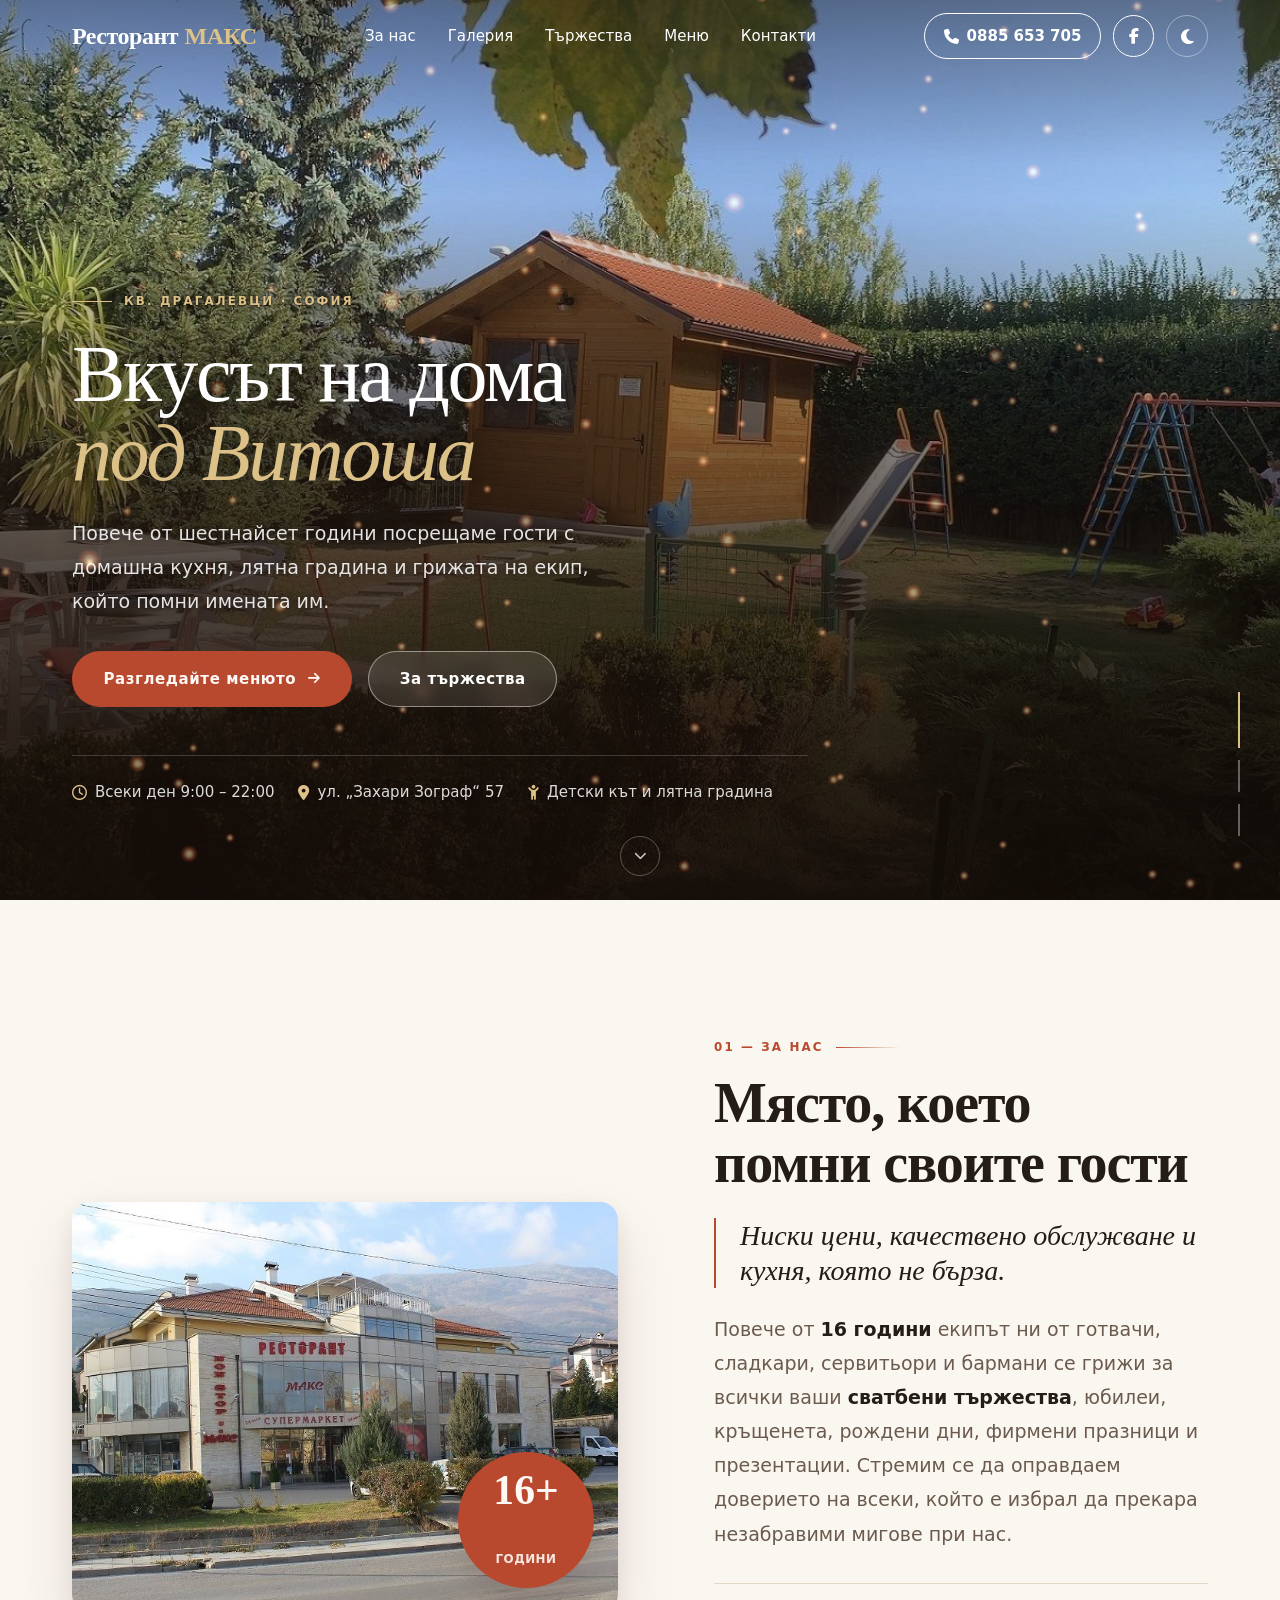
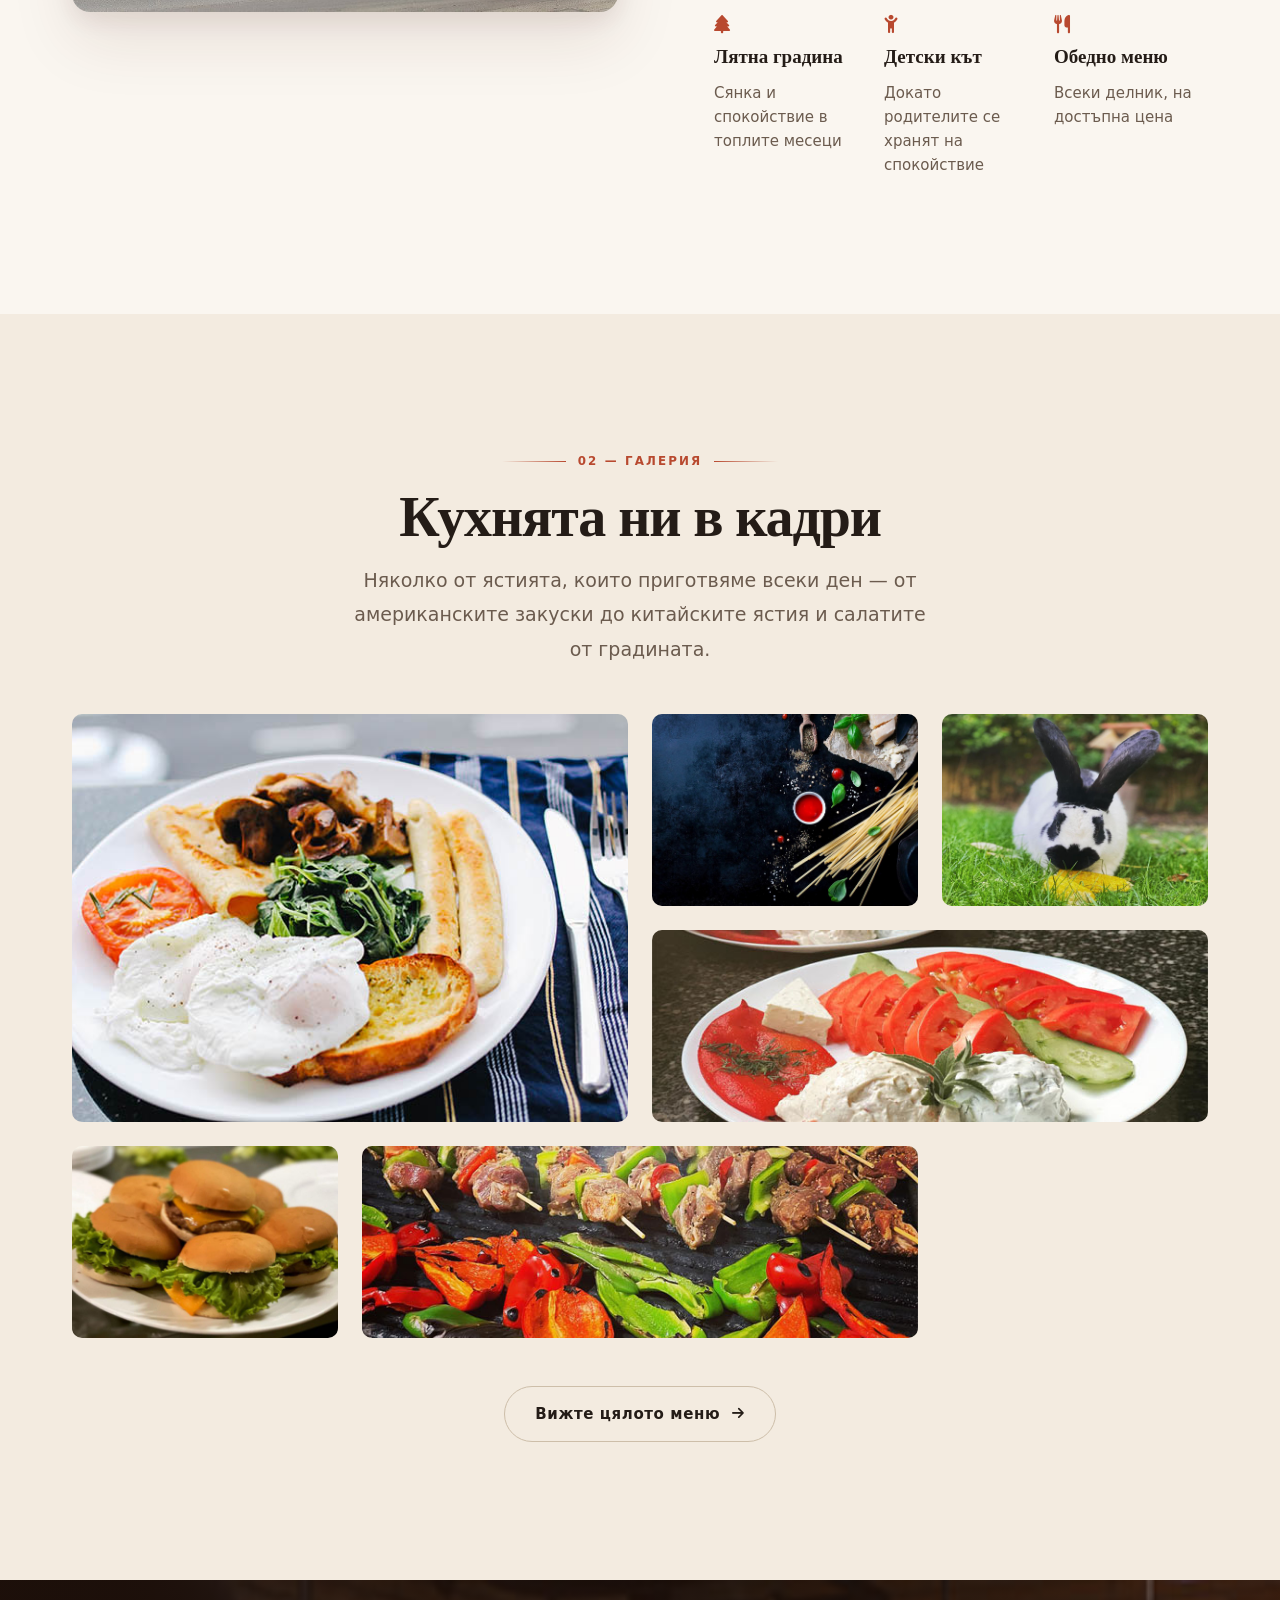
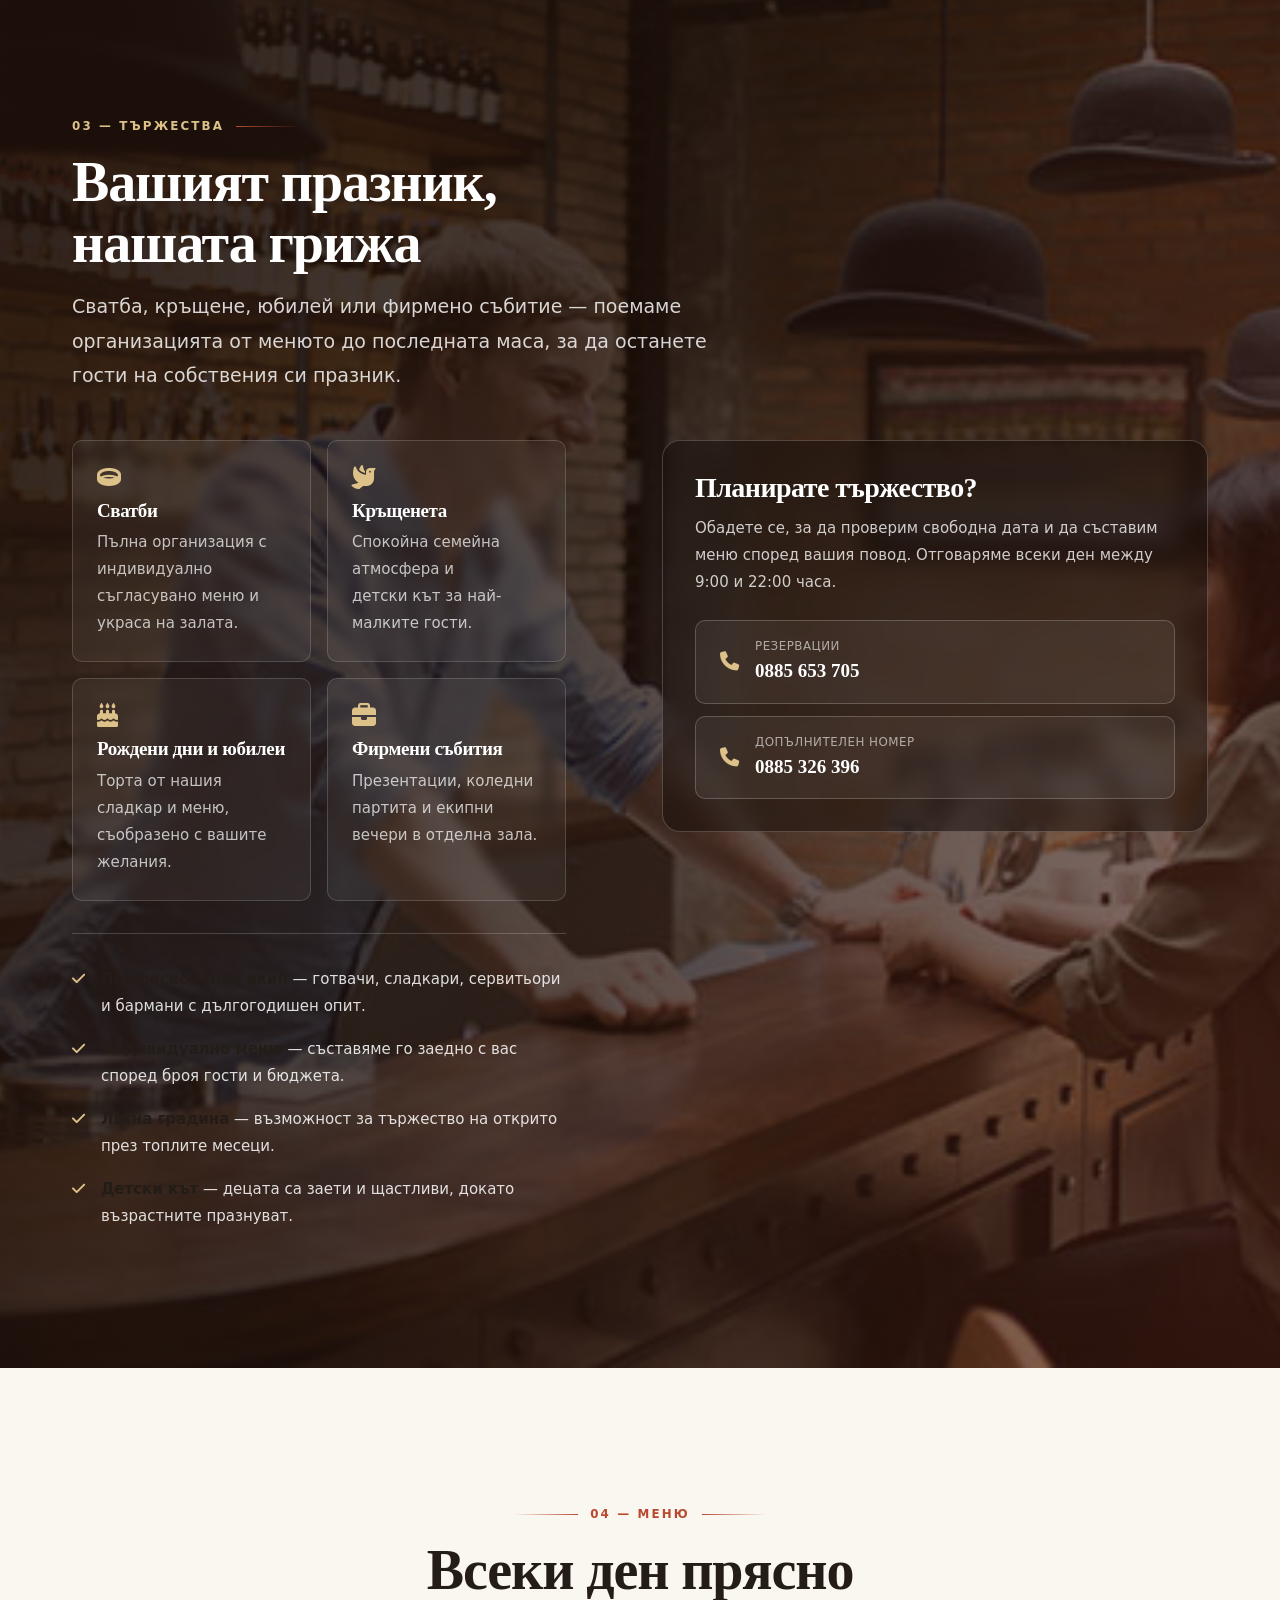
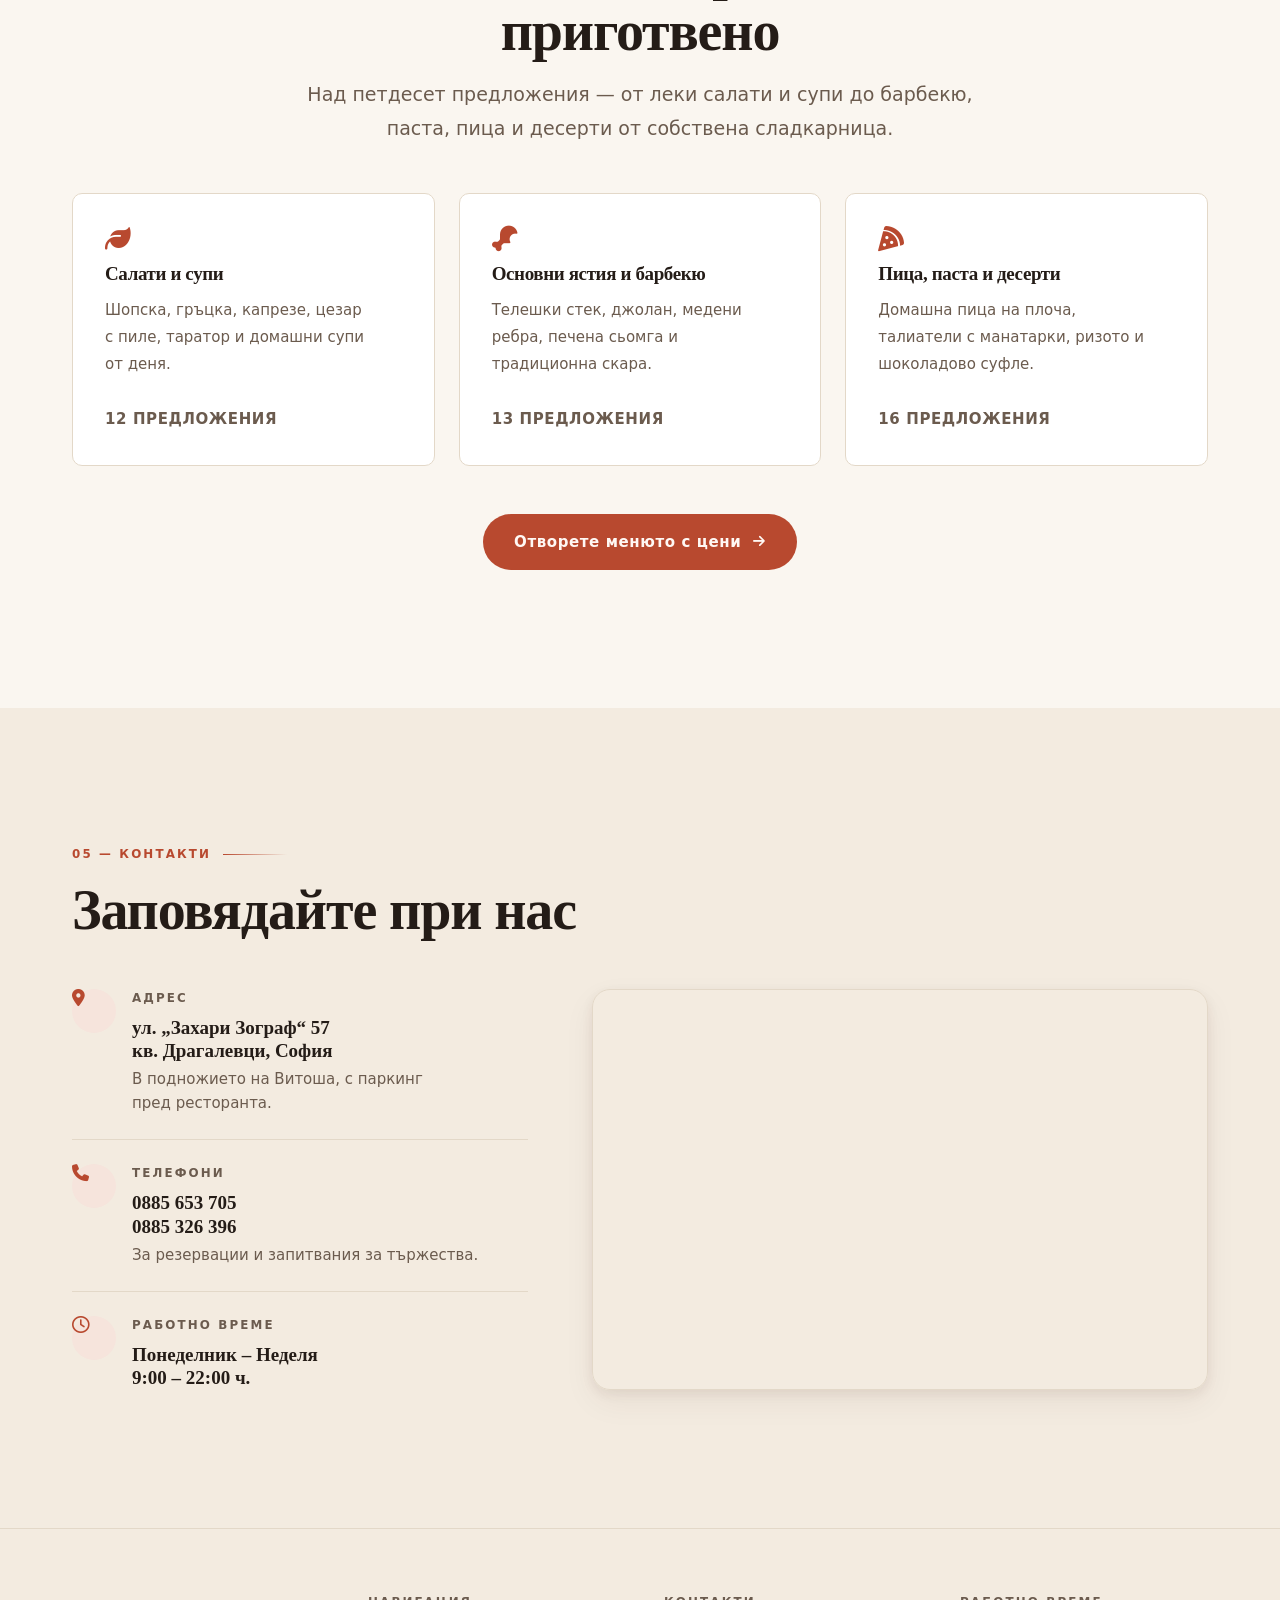
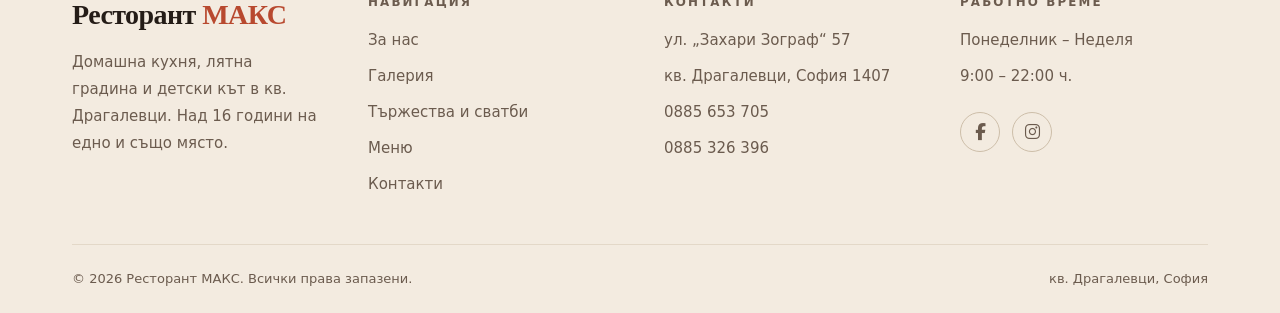
<file: index.html>
<!DOCTYPE html>
<html lang="bg">
<head>
    <meta charset="UTF-8">
    <meta name="viewport" content="width=device-width, initial-scale=1.0">
    <title>Ресторант МАКС — Драгалевци, София | Кухня, тържества и сватби</title>

    <!-- Security headers (meta-based; frame-ancestors/HSTS require real HTTP headers — see _headers) -->
    <meta http-equiv="Content-Security-Policy" content="default-src 'self'; script-src 'self' 'unsafe-inline' https://cdnjs.cloudflare.com; style-src 'self' 'unsafe-inline' https://cdnjs.cloudflare.com https://fonts.googleapis.com; font-src 'self' https://fonts.gstatic.com https://cdnjs.cloudflare.com; img-src 'self' data: https:; connect-src 'self'; frame-src https://www.google.com; object-src 'none'; base-uri 'self'; form-action 'self'; upgrade-insecure-requests;">
    <meta http-equiv="X-Content-Type-Options" content="nosniff">
    <meta name="referrer" content="strict-origin-when-cross-origin">
    <meta http-equiv="Permissions-Policy" content="geolocation=(), microphone=(), camera=(), payment=(), usb=()">

    <!-- SEO -->
    <meta name="description" content="Ресторант МАКС в кв. Драгалевци, София — домашна кухня, лятна градина и детски кът. Над 16 години организираме сватби, кръщенета, юбилеи и фирмени тържества.">
    <meta name="keywords" content="ресторант макс,драгалевци,ресторант софия,сватби драгалевци,тържества,обедно меню,лятна градина,детски кът">
    <meta name="author" content="Ресторант МАКС">
    <meta name="robots" content="index, follow">
    <link rel="canonical" href="https://restorantmaks.com/">

    <!-- Open Graph -->
    <meta property="og:site_name" content="Ресторант МАКС">
    <meta property="og:title" content="Ресторант МАКС — Драгалевци, София">
    <meta property="og:description" content="Домашна кухня, лятна градина и детски кът в кв. Драгалевци. Над 16 години организираме сватби и семейни тържества.">
    <meta property="og:type" content="restaurant">
    <meta property="og:locale" content="bg_BG">
    <meta property="og:url" content="https://restorantmaks.com/">
    <meta property="og:image" content="https://restorantmaks.com/images/slider1.jpg">
    <meta name="twitter:card" content="summary_large_image">

    <meta name="theme-color" content="#B8492F" media="(prefers-color-scheme: light)">
    <meta name="theme-color" content="#14100D" media="(prefers-color-scheme: dark)">

    <!-- Favicon -->
    <link rel="icon" href="images/favicon.ico" type="image/x-icon">

    <!-- Fonts -->
    <link rel="preconnect" href="https://fonts.googleapis.com">
    <link rel="preconnect" href="https://fonts.gstatic.com" crossorigin>
    <link href="https://fonts.googleapis.com/css2?family=Cormorant+Garamond:ital,wght@0,400;0,500;0,600;0,700;1,400;1,500&family=Manrope:wght@400;500;600;700&display=swap" rel="stylesheet">

    <!-- Icons -->
    <link rel="stylesheet" href="https://cdnjs.cloudflare.com/ajax/libs/font-awesome/6.5.1/css/all.min.css" integrity="sha512-DTOQO9RWCH3ppGqcWaEA1BIZOC6xxalwEsw9c2QQeAIftl+Vegovlnee1c9QX4TctnWMn13TZye+giMm8e2LwA==" crossorigin="anonymous" referrerpolicy="no-referrer">

    <!-- Styles -->
    <link rel="stylesheet" href="css/core.css">
    <link rel="stylesheet" href="css/home.css">

    <!-- Preload the first hero frame (LCP) — must match the leading slide below -->
    <link rel="preload" as="image" href="images/slider2.jpg" fetchpriority="high">

    <!-- Runs before first paint: applies the stored theme (no flash of the wrong
         palette) and flags engines without scroll-driven animations so the
         JS reveal fallback can take over without a flash of visible content. -->
    <script>
        (function () {
            var root = document.documentElement;
            try {
                var t = localStorage.getItem('maks-theme');
                if (t === 'dark' || t === 'light') root.dataset.theme = t;
            } catch (e) { /* private mode — fall back to system preference */ }

            if (!(window.CSS && CSS.supports && CSS.supports('animation-timeline: view()'))) {
                root.classList.add('no-sda');
            }
        })();
    </script>

    <!-- Structured data -->
    <script type="application/ld+json">
    {
      "@context": "https://schema.org",
      "@type": "Restaurant",
      "name": "Ресторант МАКС",
      "description": "Ресторант МАКС в кв. Драгалевци, София — домашна кухня, лятна градина, детски кът и организиране на тържества.",
      "image": "https://restorantmaks.com/images/slider1.jpg",
      "address": {
        "@type": "PostalAddress",
        "streetAddress": "ул. „Захари Зограф“ 57",
        "addressLocality": "Драгалевци",
        "addressRegion": "София",
        "postalCode": "1407",
        "addressCountry": "BG"
      },
      "telephone": ["+359885653705", "+359885326396"],
      "openingHoursSpecification": [{
        "@type": "OpeningHoursSpecification",
        "dayOfWeek": ["Monday", "Tuesday", "Wednesday", "Thursday", "Friday", "Saturday", "Sunday"],
        "opens": "09:00",
        "closes": "22:00"
      }],
      "priceRange": "$$",
      "servesCuisine": "Bulgarian",
      "hasMenu": "https://restorantmaks.com/menu.html",
      "acceptsReservations": "True",
      "url": "https://restorantmaks.com",
      "sameAs": [
        "https://www.facebook.com/MaksRest/",
        "https://www.instagram.com/maks.lunch.dinner.cafe/"
      ]
    }
    </script>
</head>
<body>
    <a class="skip-link" href="#main">Към съдържанието</a>

    <!-- Loader -->
    <div class="loader" id="loader">
        <div class="loader-mark">МАКС</div>
        <div class="loader-bar"></div>
    </div>
    <noscript><style>#loader { display: none !important; }</style></noscript>

    <!-- Navigation -->
    <header class="site-nav" id="siteNav">
        <div class="container nav-inner">
            <a href="#hero" class="brand">
                <span class="brand-word">Ресторант</span> <em>МАКС</em>
            </a>

            <nav aria-label="Основна навигация">
                <ul class="nav-links" id="navLinks">
                    <li><a href="#about" class="nav-link">За нас</a></li>
                    <li><a href="#gallery" class="nav-link">Галерия</a></li>
                    <li><a href="#events" class="nav-link">Тържества</a></li>
                    <li><a href="menu.html" class="nav-link">Меню</a></li>
                    <li><a href="#contact" class="nav-link">Контакти</a></li>
                </ul>
            </nav>

            <div class="nav-actions">
                <a href="tel:+359885653705" class="nav-phone">
                    <i class="fas fa-phone" aria-hidden="true"></i>
                    <span>0885 653 705</span>
                </a>

                <a href="https://www.facebook.com/MaksRest/" class="nav-social" target="_blank" rel="noopener noreferrer" aria-label="Ресторант МАКС във Facebook">
                    <i class="fab fa-facebook-f" aria-hidden="true"></i>
                </a>

                <button type="button" class="theme-toggle" id="themeToggle" aria-label="Смяна на светла/тъмна тема">
                    <i class="fas fa-moon icon-moon" aria-hidden="true"></i>
                    <i class="fas fa-sun icon-sun" aria-hidden="true"></i>
                </button>

                <button type="button" class="nav-burger" id="navBurger" aria-expanded="false" aria-controls="navLinks" aria-label="Меню за навигация">
                    <span></span><span></span><span></span>
                </button>
            </div>
        </div>
    </header>

    <main id="main">
        <!-- ============================= HERO ============================= -->
        <section class="hero" id="hero">
            <div class="hero-stage" id="heroStage" aria-hidden="true">
                <!-- slider2 leads: at 1595x847 it is the highest-resolution frame
                     we have, so the LCP image is scaled ~1.06x instead of the 1.5x
                     slider1 (1280x600) needed. --pos sets the horizontal focal
                     point; the crop is always horizontal, so the Y value is inert. -->
                <div class="hero-slide is-active" style="--pos: 45% center; background-image: url('images/slider2.jpg')"></div>
                <div class="hero-slide" style="--pos: 30% center" data-bg="images/slider1.jpg"></div>
                <div class="hero-slide" style="--pos: 40% center" data-bg="images/slider3.jpg"></div>
            </div>
            <div class="hero-scrim" aria-hidden="true"></div>
            <div class="hero-particles" id="heroParticles" aria-hidden="true"></div>

            <div class="container">
                <div class="hero-content">
                    <p class="hero-eyebrow">кв. Драгалевци · София</p>

                    <h1 class="hero-title">
                        Вкусът на дома
                        <em>под Витоша</em>
                    </h1>

                    <p class="hero-lead">
                        Повече от шестнайсет години посрещаме гости с домашна кухня,
                        лятна градина и грижата на екип, който помни имената им.
                    </p>

                    <div class="hero-actions">
                        <a href="menu.html" class="btn">
                            Разгледайте менюто
                            <i class="fas fa-arrow-right" aria-hidden="true"></i>
                        </a>
                        <a href="#events" class="btn btn--light">
                            За тържества
                        </a>
                    </div>

                    <div class="hero-meta">
                        <span class="hero-meta-item">
                            <i class="far fa-clock" aria-hidden="true"></i>
                            Всеки ден 9:00 – 22:00
                        </span>
                        <span class="hero-meta-item">
                            <i class="fas fa-location-dot" aria-hidden="true"></i>
                            ул. „Захари Зограф“ 57
                        </span>
                        <span class="hero-meta-item">
                            <i class="fas fa-child-reaching" aria-hidden="true"></i>
                            Детски кът и лятна градина
                        </span>
                    </div>
                </div>
            </div>

            <div class="hero-dots" id="heroDots" role="tablist" aria-label="Смяна на изображението"></div>

            <div class="hero-cue" id="heroCue" aria-hidden="true">
                <i class="fas fa-chevron-down"></i>
            </div>
        </section>

        <!-- ============================= ABOUT ============================= -->
        <section class="section" id="about">
            <div class="container">
                <div class="about-grid">
                    <figure class="about-figure reveal">
                        <img src="images/about-image.jpg" alt="Интериорът на ресторант МАКС" width="800" height="533" loading="lazy" decoding="async">
                        <div class="about-badge" aria-hidden="true">
                            <span class="about-badge-num">16+</span>
                            <span class="about-badge-label">години</span>
                        </div>
                    </figure>

                    <div class="reveal">
                        <p class="eyebrow">01 — За нас</p>
                        <h2>Място, което помни своите гости</h2>

                        <div class="about-body">
                            <p class="about-body-lead">
                                Ниски цени, качествено обслужване и кухня, която не бърза.
                            </p>
                            <p>
                                Повече от <strong>16 години</strong> екипът ни от готвачи, сладкари,
                                сервитьори и бармани се грижи за всички ваши <strong>сватбени тържества</strong>,
                                юбилеи, кръщенета, рождени дни, фирмени празници и презентации.
                                Стремим се да оправдаем доверието на всеки, който е избрал да
                                прекара незабравими мигове при нас.
                            </p>
                        </div>

                        <div class="about-features">
                            <div class="about-feature">
                                <i class="fas fa-tree" aria-hidden="true"></i>
                                <strong>Лятна градина</strong>
                                <span>Сянка и спокойствие в топлите месеци</span>
                            </div>
                            <div class="about-feature">
                                <i class="fas fa-child-reaching" aria-hidden="true"></i>
                                <strong>Детски кът</strong>
                                <span>Докато родителите се хранят на спокойствие</span>
                            </div>
                            <div class="about-feature">
                                <i class="fas fa-utensils" aria-hidden="true"></i>
                                <strong>Обедно меню</strong>
                                <span>Всеки делник, на достъпна цена</span>
                            </div>
                        </div>
                    </div>
                </div>
            </div>
        </section>

        <!-- ============================= GALLERY ============================= -->
        <section class="section section--tinted" id="gallery">
            <div class="container">
                <div class="section-head section-head--centered reveal">
                    <p class="eyebrow eyebrow--centered">02 — Галерия</p>
                    <h2>Кухнята ни в кадри</h2>
                    <p class="section-lead">
                        Няколко от ястията, които приготвяме всеки ден — от американските закуски
                        до китайските ястия и салатите от градината.
                    </p>
                </div>

                <div class="gallery-grid reveal">
                    <figure class="gallery-item">
                        <img src="images/menu-image1.jpg" alt="Американски закуски" width="600" height="400" loading="lazy" decoding="async">
                        <figcaption class="gallery-caption">Американски закуски</figcaption>
                    </figure>
                    <figure class="gallery-item">
                        <img src="images/menu-image2.jpg" alt="Свежи салати" width="1200" height="800" loading="lazy" decoding="async">
                        <figcaption class="gallery-caption">Салати</figcaption>
                    </figure>
                    <figure class="gallery-item">
                        <img src="images/menu-image3.jpg" alt="Китайски ястия" width="600" height="400" loading="lazy" decoding="async">
                        <figcaption class="gallery-caption">Китайски ястия</figcaption>
                    </figure>
                    <figure class="gallery-item">
                        <img src="images/menu-image4.jpg" alt="Домашни супи" width="600" height="400" loading="lazy" decoding="async">
                        <figcaption class="gallery-caption">Супи</figcaption>
                    </figure>
                    <figure class="gallery-item">
                        <img src="images/menu-image5.jpg" alt="Ястие от менюто на ресторант МАКС" width="600" height="400" loading="lazy" decoding="async">
                        <figcaption class="gallery-caption">От скарата</figcaption>
                    </figure>
                    <figure class="gallery-item">
                        <img src="images/menu-image6.jpg" alt="Ястие от менюто на ресторант МАКС" width="600" height="400" loading="lazy" decoding="async">
                        <figcaption class="gallery-caption">Специалитети</figcaption>
                    </figure>
                </div>

                <div class="gallery-cta reveal">
                    <a href="menu.html" class="btn btn--ghost">
                        Вижте цялото меню
                        <i class="fas fa-arrow-right" aria-hidden="true"></i>
                    </a>
                </div>
            </div>
        </section>

        <!-- ============================= EVENTS ============================= -->
        <section class="events" id="events">
            <div class="container">
                <div class="section-head reveal">
                    <p class="eyebrow">03 — Тържества</p>
                    <h2>Вашият празник, нашата грижа</h2>
                    <p class="section-lead">
                        Сватба, кръщене, юбилей или фирмено събитие — поемаме организацията
                        от менюто до последната маса, за да останете гости на собствения си празник.
                    </p>
                </div>

                <div class="events-grid">
                    <div class="reveal">
                        <div class="events-types">
                            <article class="event-card">
                                <i class="fas fa-ring" aria-hidden="true"></i>
                                <h3>Сватби</h3>
                                <p>Пълна организация с индивидуално съгласувано меню и украса на залата.</p>
                            </article>
                            <article class="event-card">
                                <i class="fas fa-dove" aria-hidden="true"></i>
                                <h3>Кръщенета</h3>
                                <p>Спокойна семейна атмосфера и детски кът за най-малките гости.</p>
                            </article>
                            <article class="event-card">
                                <i class="fas fa-cake-candles" aria-hidden="true"></i>
                                <h3>Рождени дни и юбилеи</h3>
                                <p>Торта от нашия сладкар и меню, съобразено с вашите желания.</p>
                            </article>
                            <article class="event-card">
                                <i class="fas fa-briefcase" aria-hidden="true"></i>
                                <h3>Фирмени събития</h3>
                                <p>Презентации, коледни партита и екипни вечери в отделна зала.</p>
                            </article>
                        </div>

                        <div class="events-includes">
                            <p class="events-include">
                                <i class="fas fa-check" aria-hidden="true"></i>
                                <span><strong>Професионален екип</strong> — готвачи, сладкари, сервитьори и бармани с дългогодишен опит.</span>
                            </p>
                            <p class="events-include">
                                <i class="fas fa-check" aria-hidden="true"></i>
                                <span><strong>Индивидуално меню</strong> — съставяме го заедно с вас според броя гости и бюджета.</span>
                            </p>
                            <p class="events-include">
                                <i class="fas fa-check" aria-hidden="true"></i>
                                <span><strong>Лятна градина</strong> — възможност за тържество на открито през топлите месеци.</span>
                            </p>
                            <p class="events-include">
                                <i class="fas fa-check" aria-hidden="true"></i>
                                <span><strong>Детски кът</strong> — децата са заети и щастливи, докато възрастните празнуват.</span>
                            </p>
                        </div>
                    </div>

                    <aside class="events-panel reveal">
                        <h3 class="events-panel-title">Планирате тържество?</h3>
                        <p class="events-panel-text">
                            Обадете се, за да проверим свободна дата и да съставим меню
                            според вашия повод. Отговаряме всеки ден между 9:00 и 22:00 часа.
                        </p>

                        <div class="events-contact">
                            <a href="tel:+359885653705" class="events-phone">
                                <i class="fas fa-phone" aria-hidden="true"></i>
                                <span>
                                    <span class="events-phone-label">Резервации</span>
                                    <span class="events-phone-num">0885 653 705</span>
                                </span>
                            </a>
                            <a href="tel:+359885326396" class="events-phone">
                                <i class="fas fa-phone" aria-hidden="true"></i>
                                <span>
                                    <span class="events-phone-label">Допълнителен номер</span>
                                    <span class="events-phone-num">0885 326 396</span>
                                </span>
                            </a>
                        </div>
                    </aside>
                </div>
            </div>
        </section>

        <!-- ============================= MENU TEASER ============================= -->
        <section class="section" id="menu-teaser">
            <div class="container">
                <div class="section-head section-head--centered reveal">
                    <p class="eyebrow eyebrow--centered">04 — Меню</p>
                    <h2>Всеки ден прясно приготвено</h2>
                    <p class="section-lead">
                        Над петдесет предложения — от леки салати и супи до барбекю,
                        паста, пица и десерти от собствена сладкарница.
                    </p>
                </div>

                <div class="teaser-grid reveal">
                    <article class="teaser-card">
                        <i class="fas fa-leaf" aria-hidden="true"></i>
                        <h3>Салати и супи</h3>
                        <p>Шопска, гръцка, капрезе, цезар с пиле, таратор и домашни супи от деня.</p>
                        <p class="teaser-count">12 предложения</p>
                    </article>
                    <article class="teaser-card">
                        <i class="fas fa-drumstick-bite" aria-hidden="true"></i>
                        <h3>Основни ястия и барбекю</h3>
                        <p>Телешки стек, джолан, медени ребра, печена сьомга и традиционна скара.</p>
                        <p class="teaser-count">13 предложения</p>
                    </article>
                    <article class="teaser-card">
                        <i class="fas fa-pizza-slice" aria-hidden="true"></i>
                        <h3>Пица, паста и десерти</h3>
                        <p>Домашна пица на плоча, талиатели с манатарки, ризото и шоколадово суфле.</p>
                        <p class="teaser-count">16 предложения</p>
                    </article>
                </div>

                <div class="gallery-cta reveal">
                    <a href="menu.html" class="btn">
                        Отворете менюто с цени
                        <i class="fas fa-arrow-right" aria-hidden="true"></i>
                    </a>
                </div>
            </div>
        </section>

        <!-- ============================= CONTACT ============================= -->
        <section class="section section--tinted" id="contact">
            <div class="container">
                <div class="section-head reveal">
                    <p class="eyebrow">05 — Контакти</p>
                    <h2>Заповядайте при нас</h2>
                </div>

                <div class="contact-grid">
                    <div class="contact-list reveal">
                        <div class="contact-item">
                            <i class="fas fa-location-dot" aria-hidden="true"></i>
                            <div>
                                <p class="contact-item-label">Адрес</p>
                                <address class="contact-item-value">
                                    ул. „Захари Зограф“ 57<br>
                                    кв. Драгалевци, София
                                </address>
                                <p class="contact-item-note">В подножието на Витоша, с паркинг пред ресторанта.</p>
                            </div>
                        </div>

                        <div class="contact-item">
                            <i class="fas fa-phone" aria-hidden="true"></i>
                            <div>
                                <p class="contact-item-label">Телефони</p>
                                <p class="contact-item-value">
                                    <a href="tel:+359885653705">0885 653 705</a><br>
                                    <a href="tel:+359885326396">0885 326 396</a>
                                </p>
                                <p class="contact-item-note">За резервации и запитвания за тържества.</p>
                            </div>
                        </div>

                        <div class="contact-item">
                            <i class="far fa-clock" aria-hidden="true"></i>
                            <div>
                                <p class="contact-item-label">Работно време</p>
                                <p class="contact-item-value">Понеделник – Неделя<br>9:00 – 22:00 ч.</p>
                            </div>
                        </div>
                    </div>

                    <div class="map-frame reveal">
                        <iframe
                            src="https://www.google.com/maps/embed?pb=!1m18!1m12!1m3!1d2744.4734002004925!2d23.321416955370182!3d42.623292950033935!2m3!1f0!2f0!3f0!3m2!1i1024!2i768!4f13.1!3m3!1m2!1s0x40aa83e5eaf78bdd%3A0x76ee33863efe5389!2z0KHRg9C_0LXRgNC80LDRgNC60LXRgiDQnNCw0LrRgQ!5e0!3m2!1sbg!2sfi!4v1591708057652!5m2!1sbg!2sfi"
                            title="Карта с местоположението на ресторант МАКС"
                            loading="lazy"
                            referrerpolicy="no-referrer-when-downgrade"
                            allowfullscreen></iframe>
                    </div>
                </div>
            </div>
        </section>
    </main>

    <!-- ============================= FOOTER ============================= -->
    <footer class="site-footer">
        <div class="container">
            <div class="footer-grid">
                <div>
                    <p class="footer-brand">Ресторант <span>МАКС</span></p>
                    <p class="footer-tagline">
                        Домашна кухня, лятна градина и детски кът в кв. Драгалевци.
                        Над 16 години на едно и също място.
                    </p>
                </div>

                <div>
                    <p class="footer-title">Навигация</p>
                    <div class="footer-list">
                        <a href="#about">За нас</a>
                        <a href="#gallery">Галерия</a>
                        <a href="#events">Тържества и сватби</a>
                        <a href="menu.html">Меню</a>
                        <a href="#contact">Контакти</a>
                    </div>
                </div>

                <div>
                    <p class="footer-title">Контакти</p>
                    <address class="footer-list">
                        <span>ул. „Захари Зограф“ 57</span>
                        <span>кв. Драгалевци, София 1407</span>
                        <a href="tel:+359885653705">0885 653 705</a>
                        <a href="tel:+359885326396">0885 326 396</a>
                    </address>
                </div>

                <div>
                    <p class="footer-title">Работно време</p>
                    <div class="footer-list">
                        <span>Понеделник – Неделя</span>
                        <span>9:00 – 22:00 ч.</span>
                    </div>

                    <div class="social-row" style="margin-top: var(--sp-5);">
                        <a href="https://www.facebook.com/MaksRest/" class="social-btn" target="_blank" rel="noopener noreferrer" aria-label="Facebook страница на ресторант МАКС">
                            <i class="fab fa-facebook-f" aria-hidden="true"></i>
                        </a>
                        <a href="https://www.instagram.com/maks.lunch.dinner.cafe/" class="social-btn" target="_blank" rel="noopener noreferrer" aria-label="Instagram профил на ресторант МАКС">
                            <i class="fab fa-instagram" aria-hidden="true"></i>
                        </a>
                    </div>
                </div>
            </div>

            <div class="footer-bottom">
                <p>© <span id="year">2026</span> Ресторант МАКС. Всички права запазени.</p>
                <p>кв. Драгалевци, София</p>
            </div>
        </div>
    </footer>

    <button type="button" class="to-top" id="toTop" aria-label="Обратно към началото">
        <i class="fas fa-arrow-up" aria-hidden="true"></i>
    </button>

    <!-- Scripts -->
    <script src="js/app.js"></script>
    <script src="js/vendor/three.min.js"></script>
    <script src="js/hero-particles.js"></script>
</body>
</html>
</file>
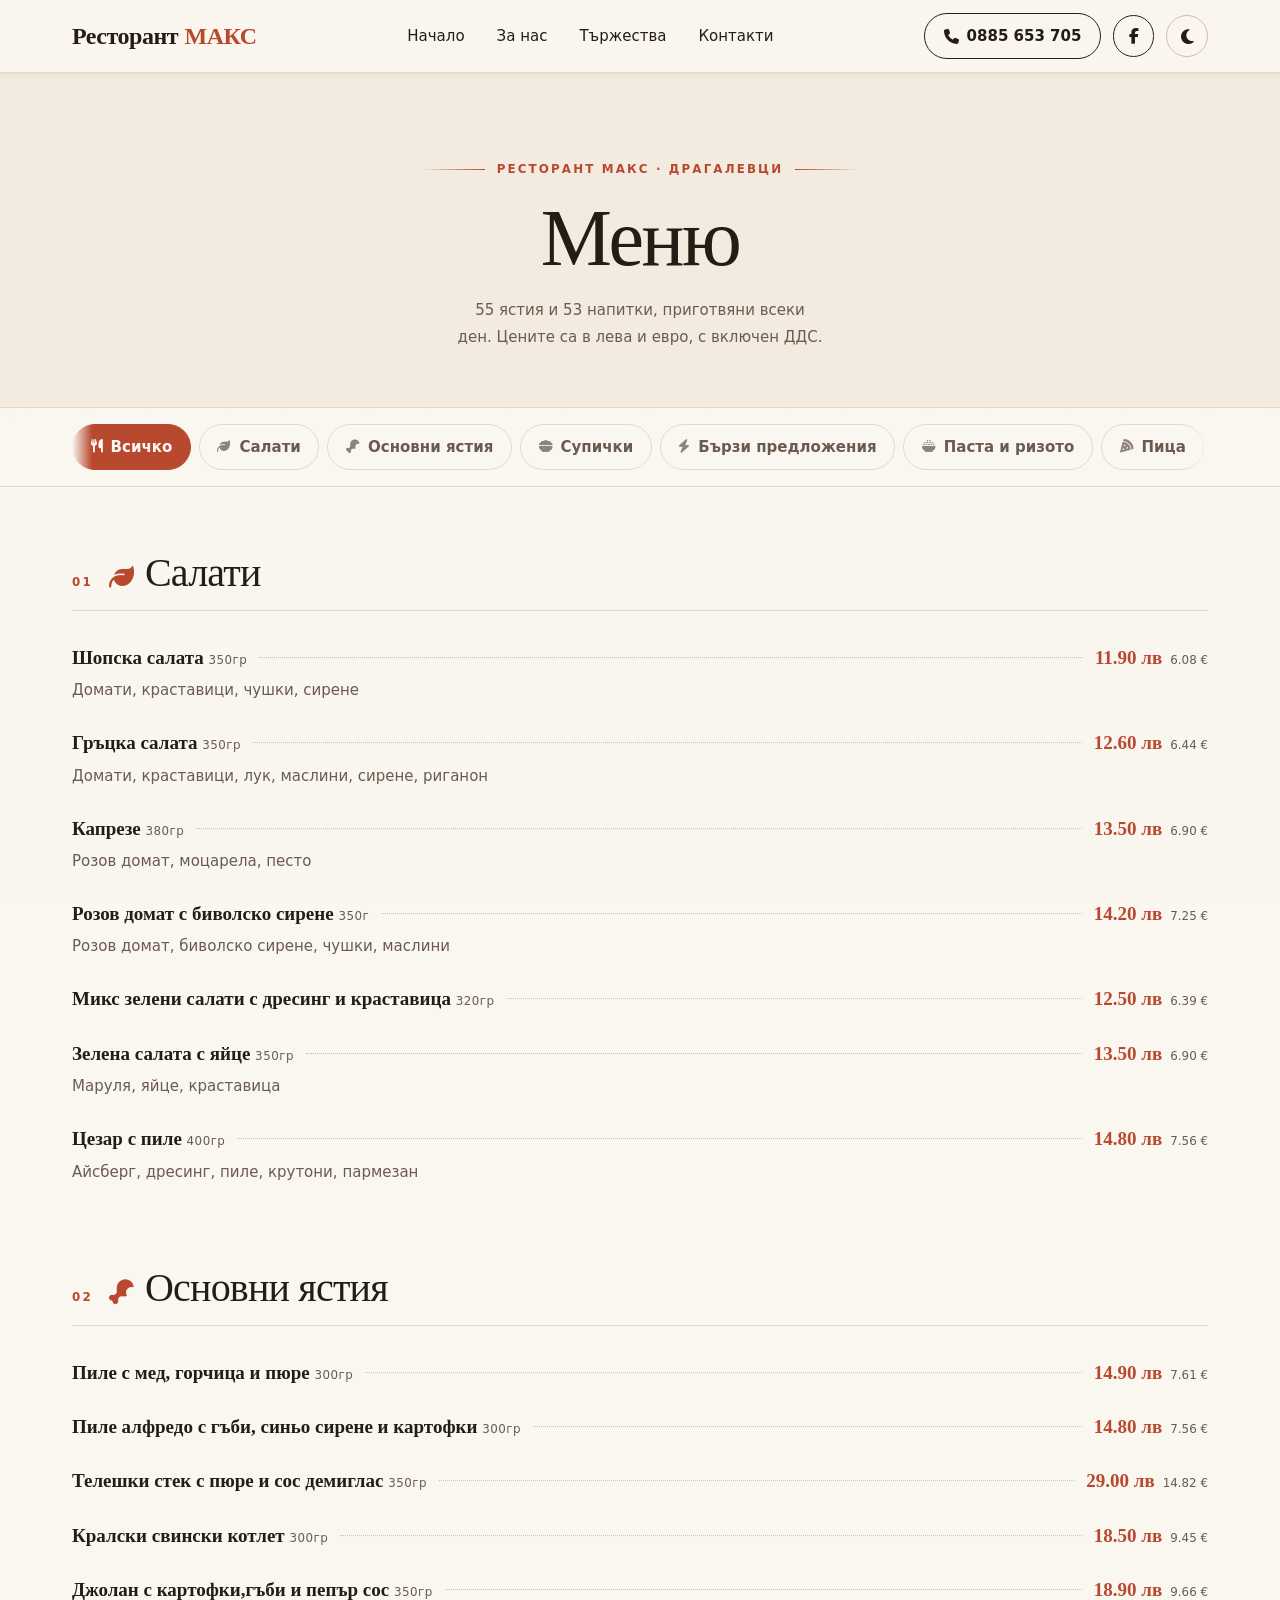
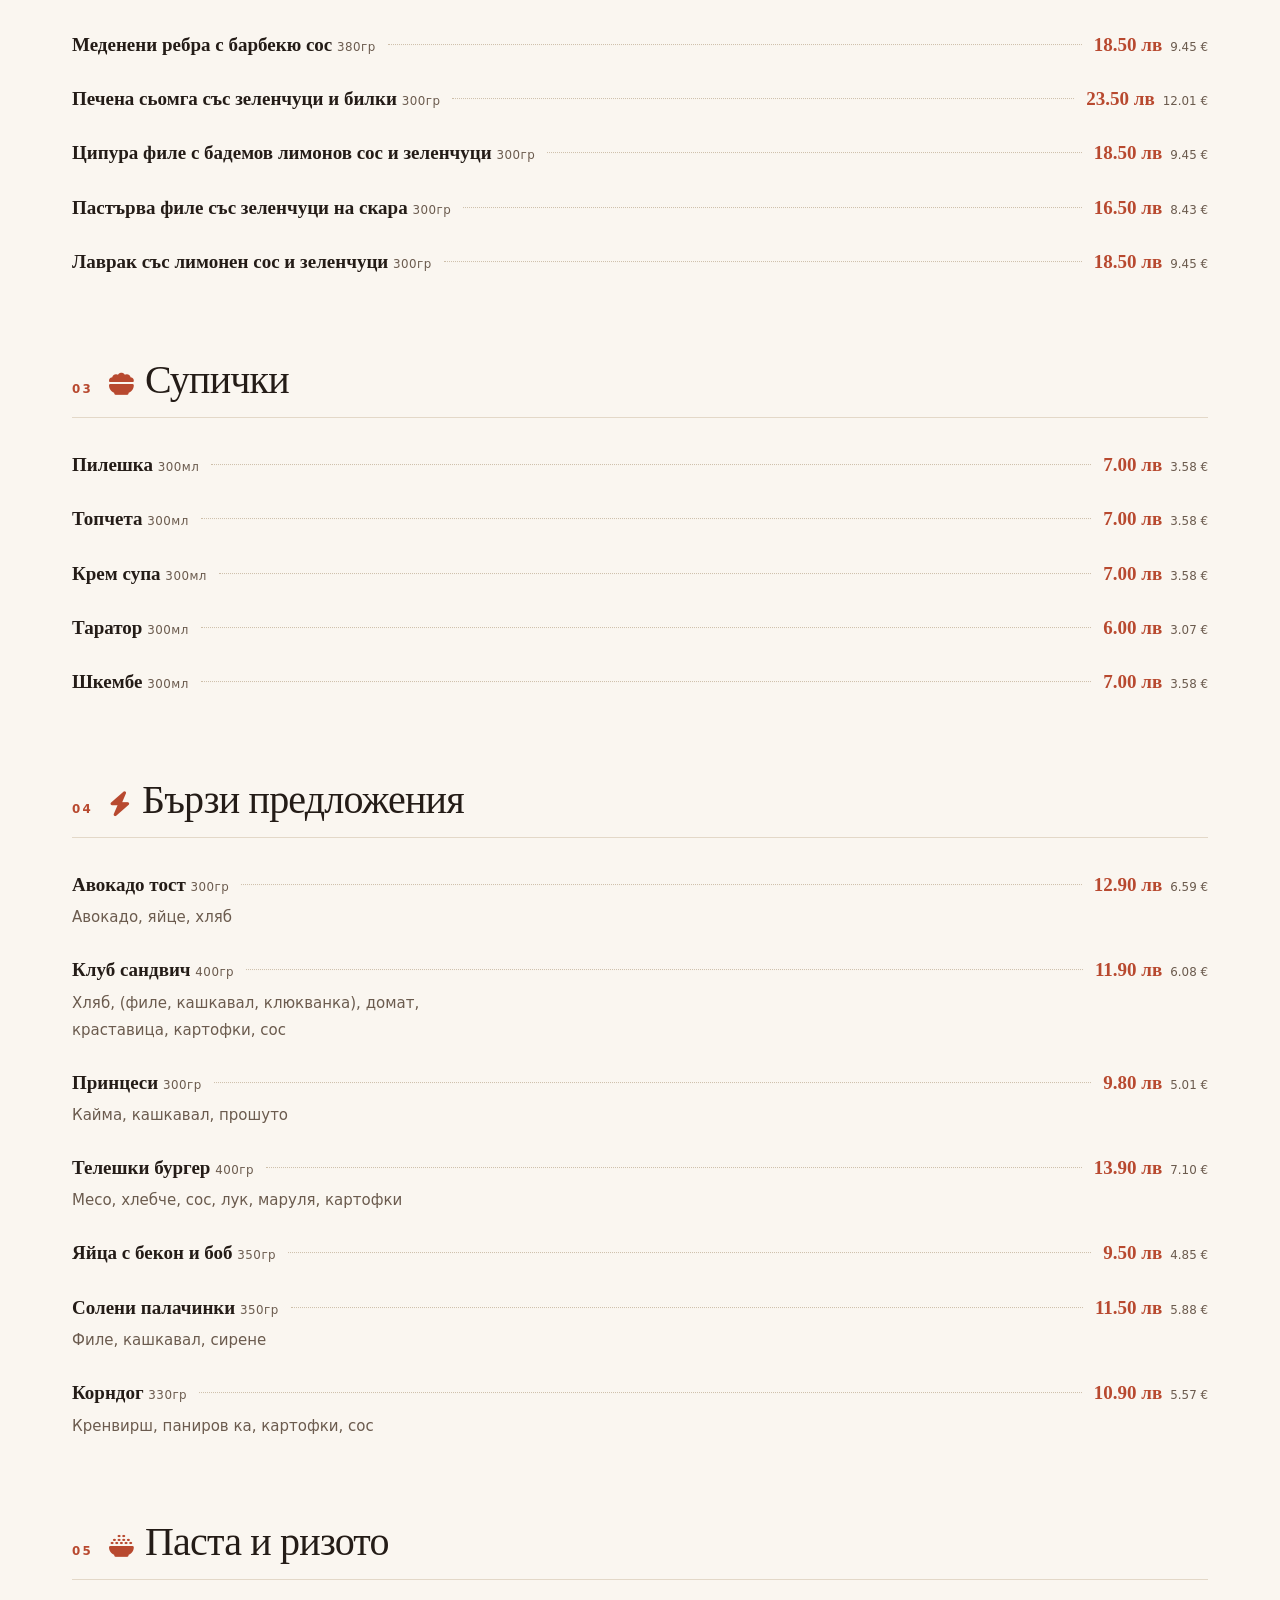
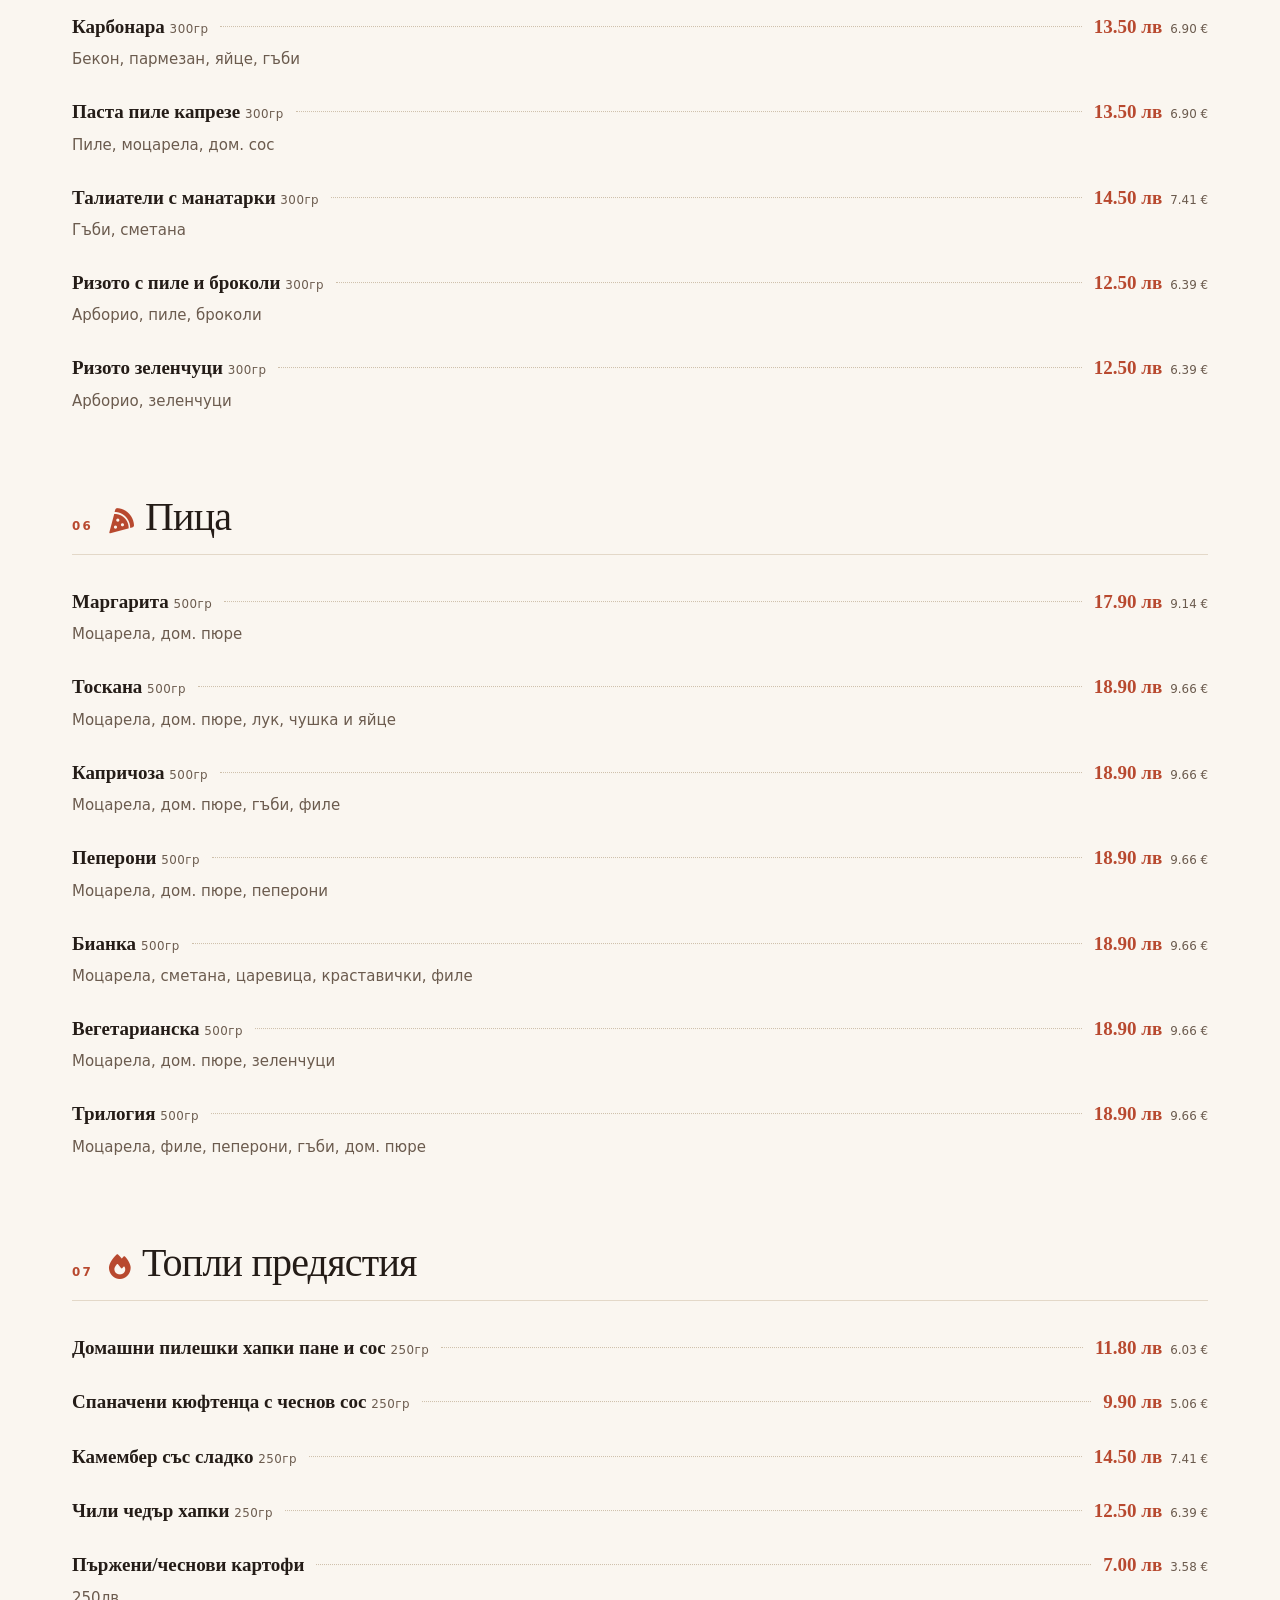
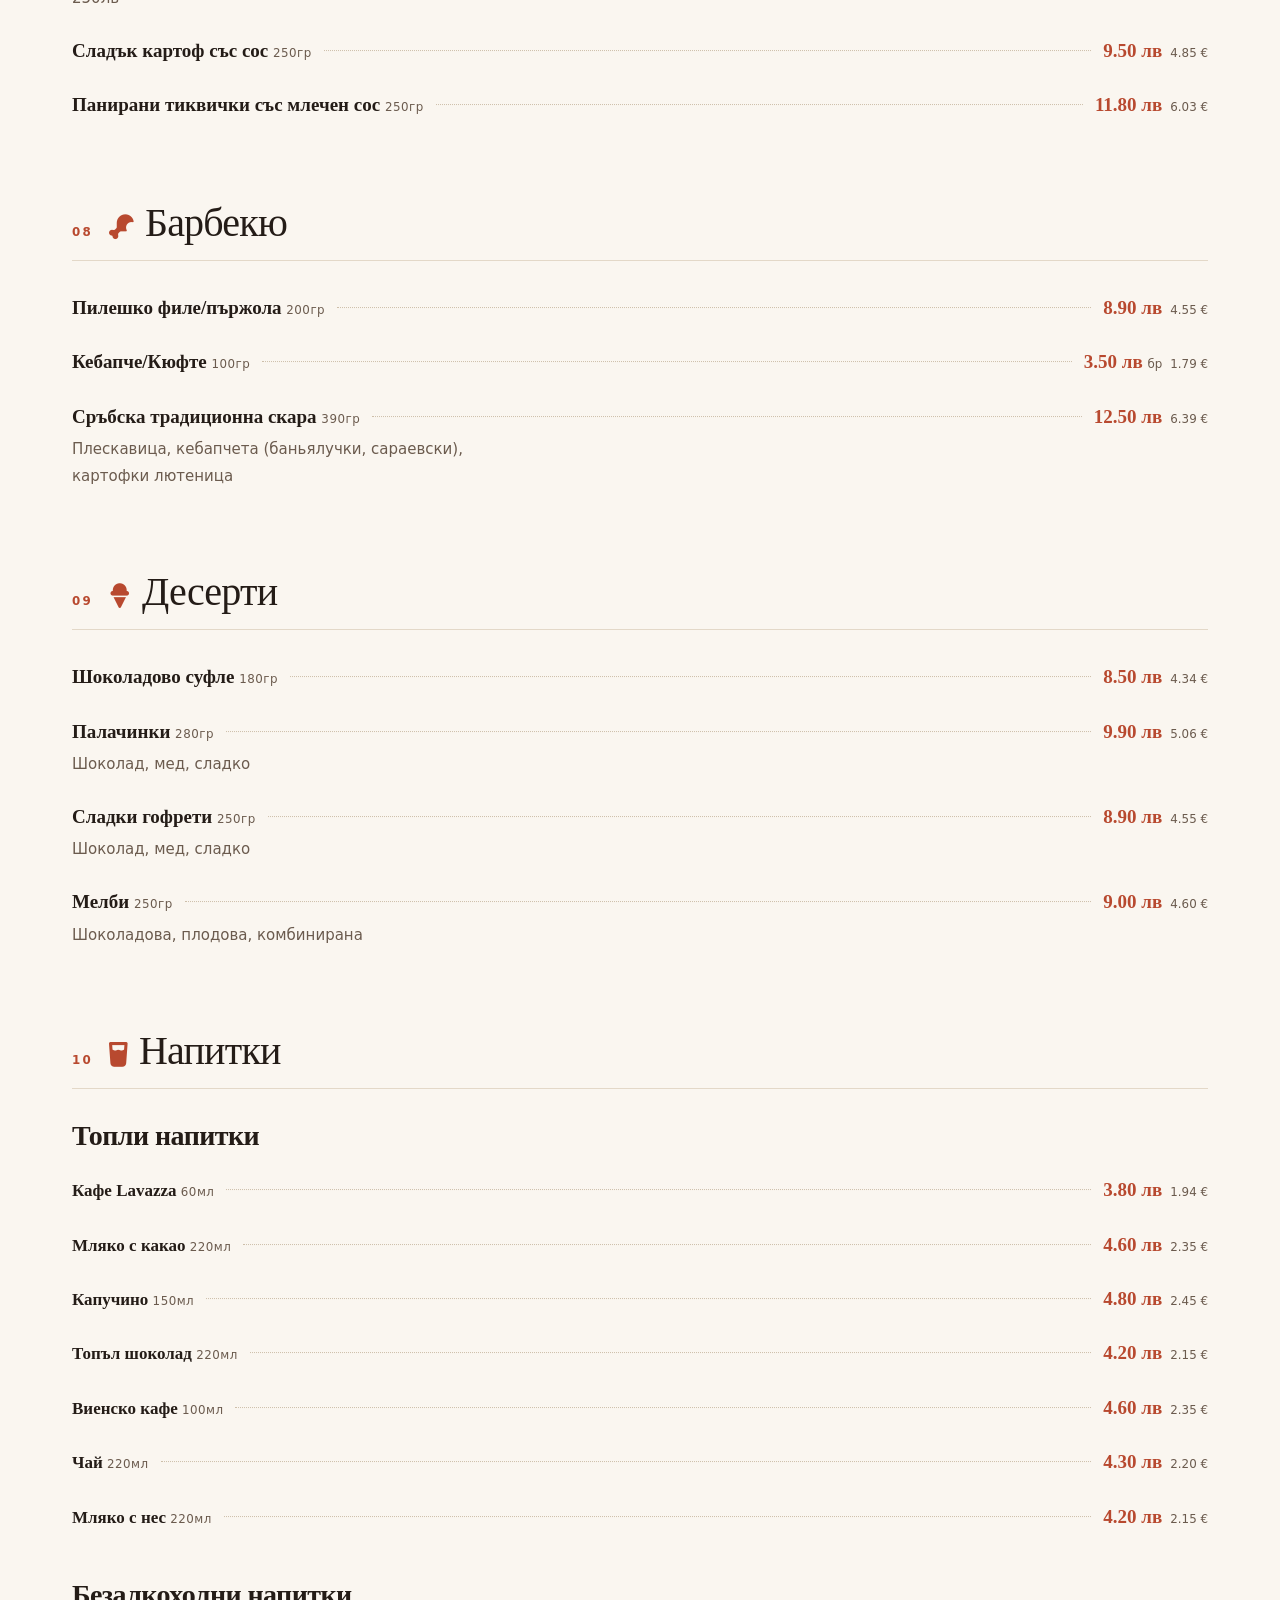
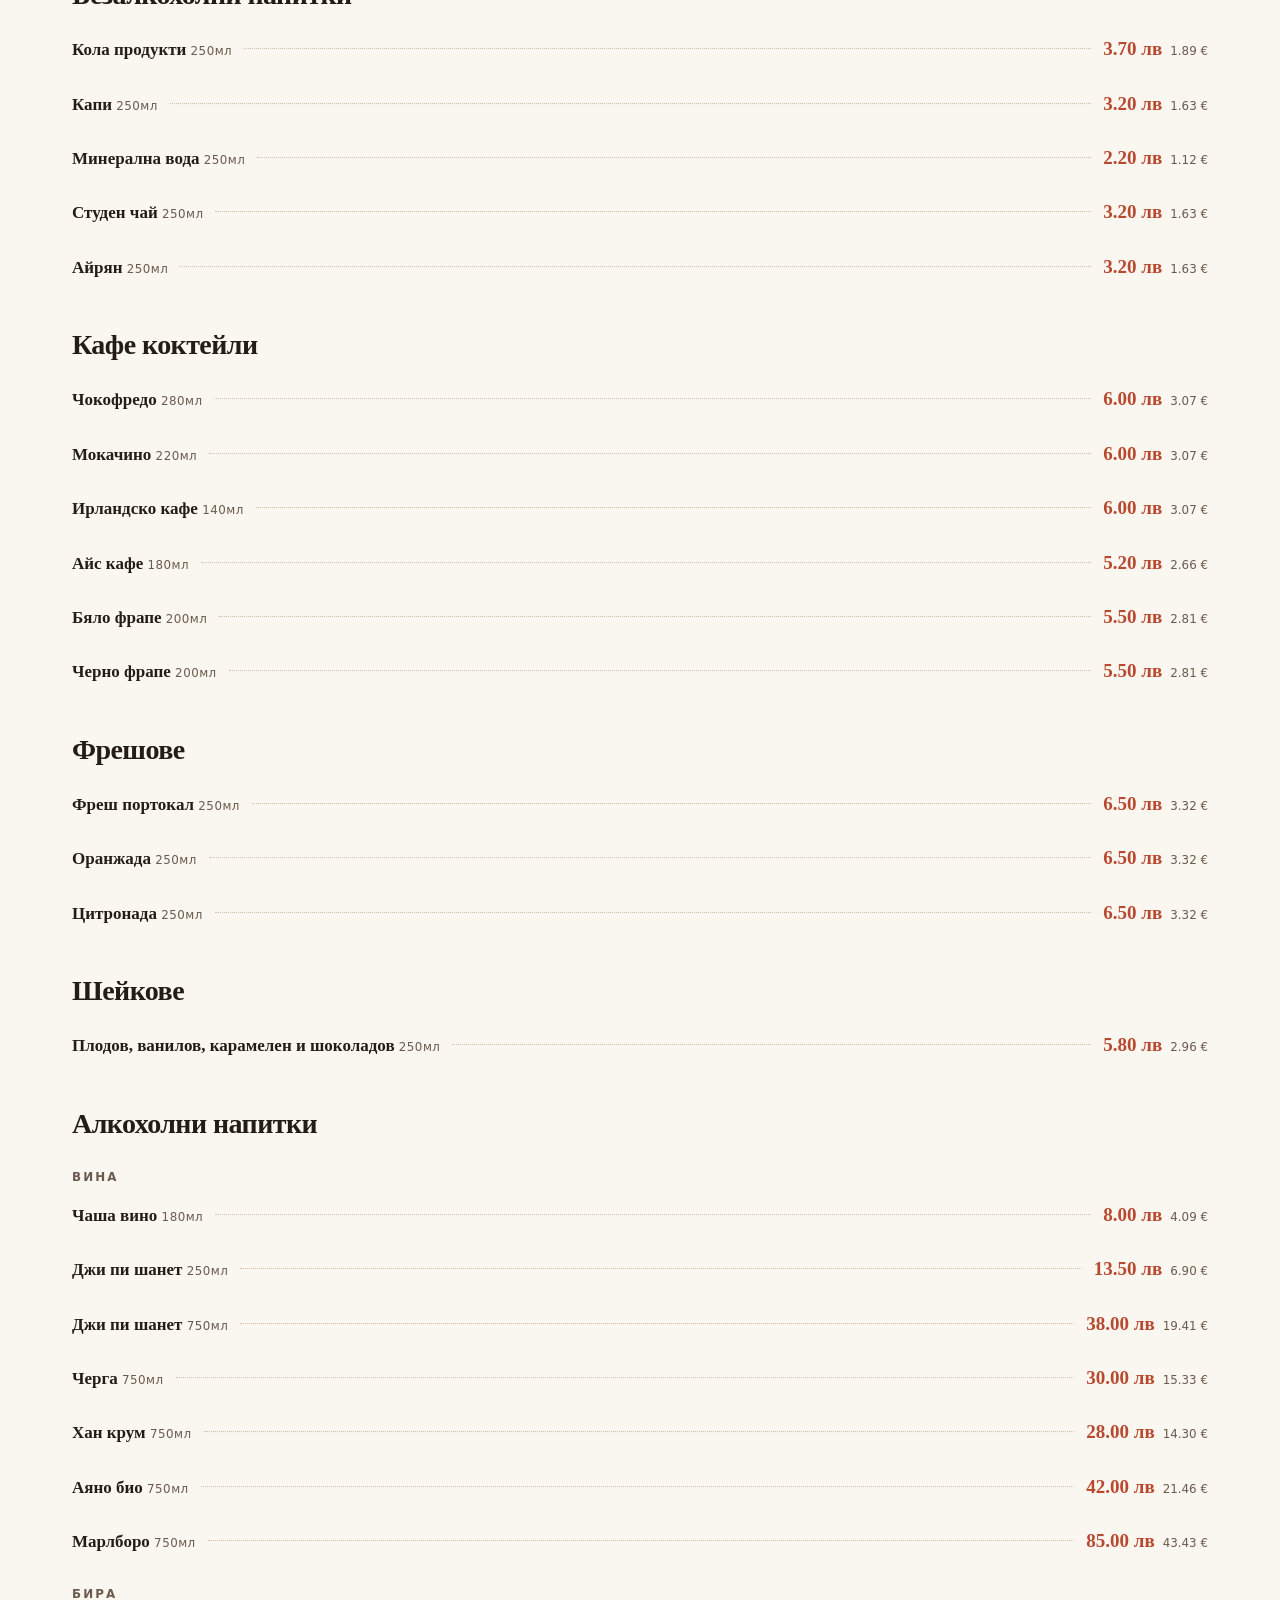
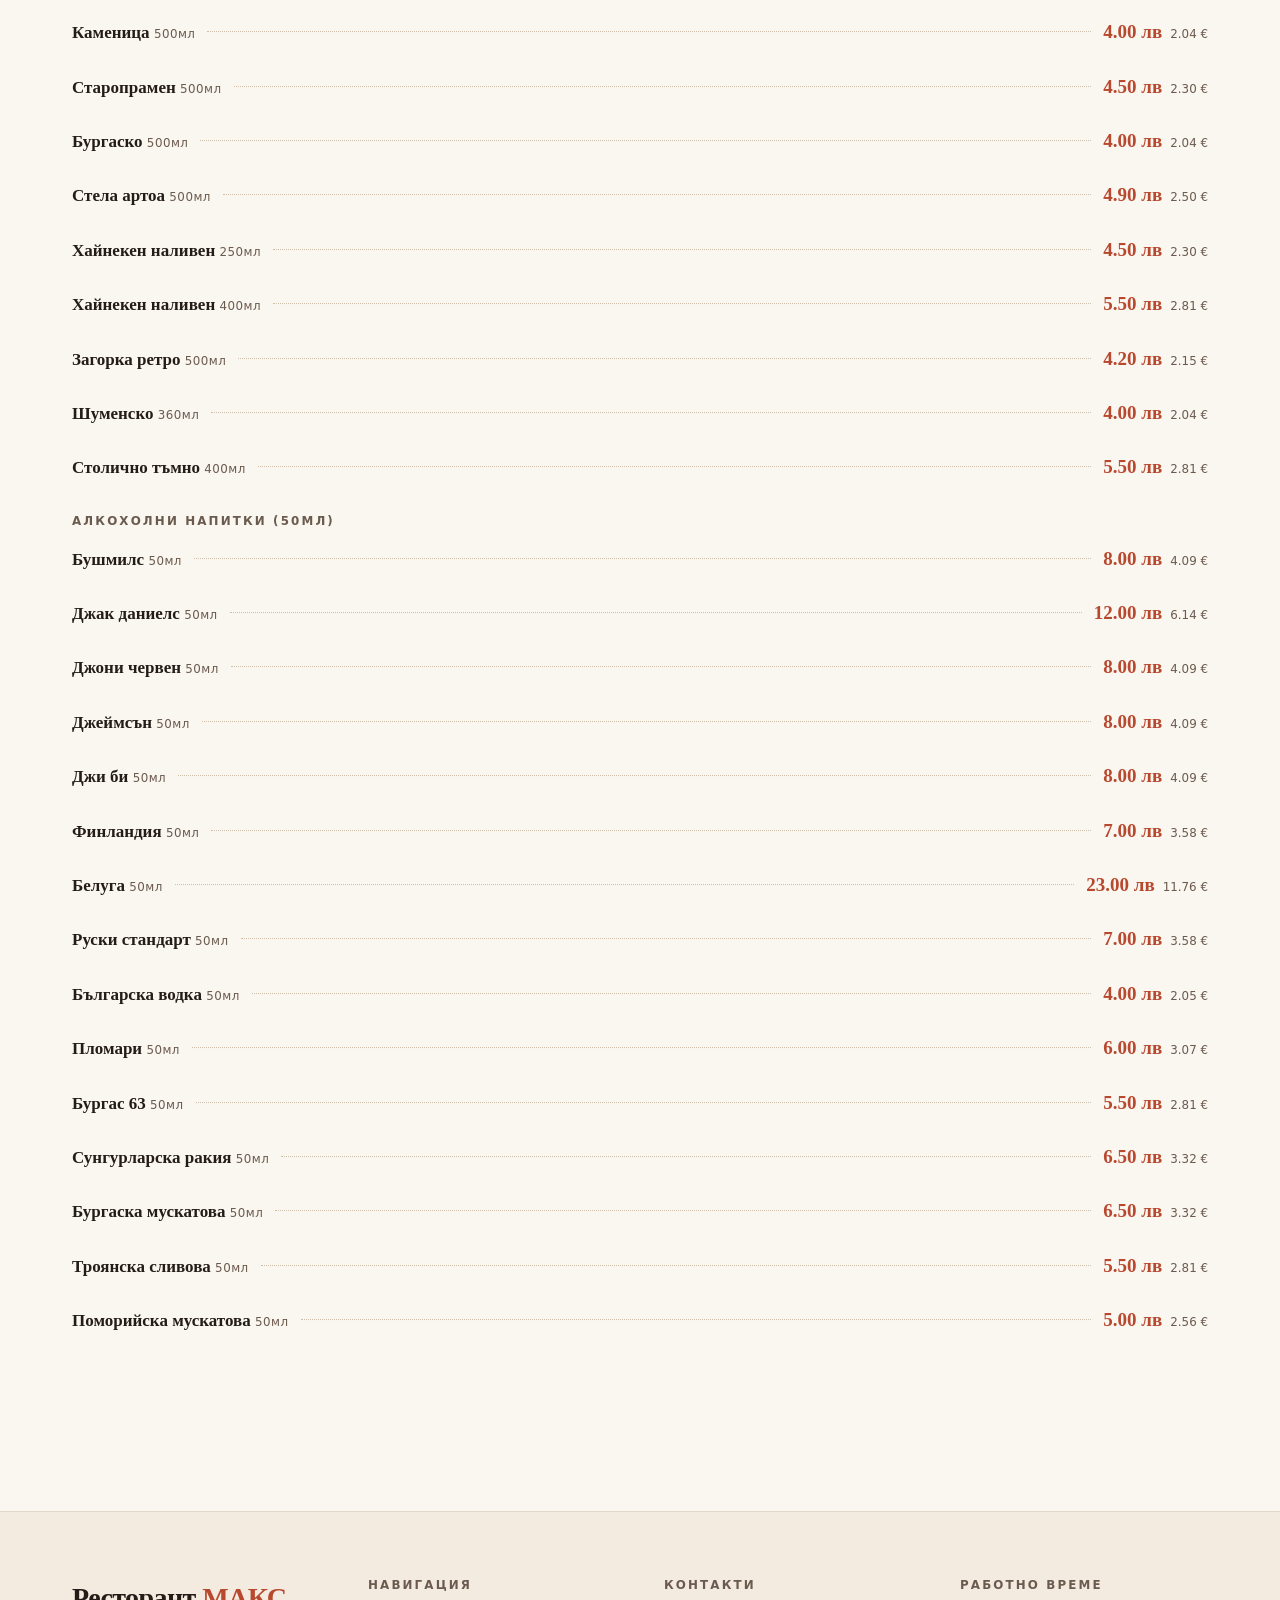
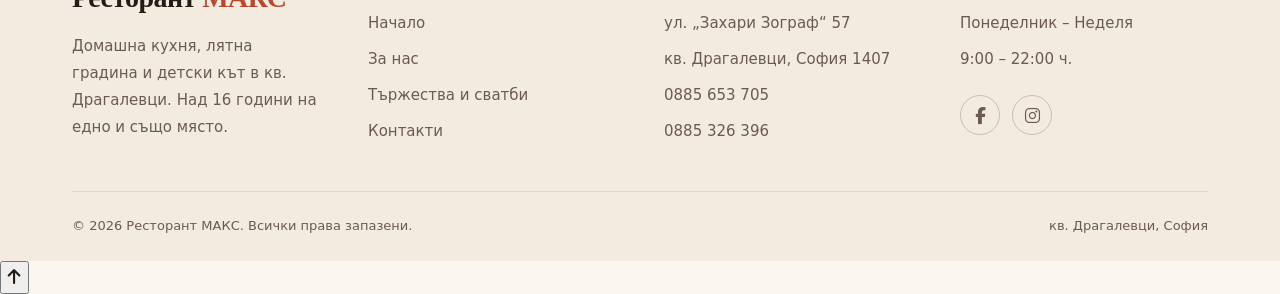
<file: menu.html>
<!DOCTYPE html>
<html lang="bg">
<head>
    <meta charset="UTF-8">
    <meta name="viewport" content="width=device-width, initial-scale=1.0">
    <title>Меню с цени — Ресторант МАКС, Драгалевци</title>

    <!-- Security headers (meta-based; see _headers for the real HTTP set) -->
    <meta http-equiv="Content-Security-Policy" content="default-src 'self'; script-src 'self' 'unsafe-inline' https://cdnjs.cloudflare.com; style-src 'self' 'unsafe-inline' https://cdnjs.cloudflare.com https://fonts.googleapis.com; font-src 'self' https://fonts.gstatic.com https://cdnjs.cloudflare.com; img-src 'self' data: https:; connect-src 'self'; object-src 'none'; base-uri 'self'; form-action 'self'; upgrade-insecure-requests;">
    <meta http-equiv="X-Content-Type-Options" content="nosniff">
    <meta name="referrer" content="strict-origin-when-cross-origin">

    <!-- SEO -->
    <meta name="description" content="Пълното меню на ресторант МАКС в кв. Драгалевци, София — 55 ястия и 53 напитки с актуални цени в лева и евро.">
    <meta name="author" content="Ресторант МАКС">
    <meta name="robots" content="index, follow">
    <link rel="canonical" href="https://restorantmaks.com/menu.html">

    <!-- Open Graph -->
    <meta property="og:site_name" content="Ресторант МАКС">
    <meta property="og:title" content="Меню с цени — Ресторант МАКС">
    <meta property="og:description" content="55 ястия и 53 напитки с актуални цени в лева и евро.">
    <meta property="og:type" content="website">
    <meta property="og:locale" content="bg_BG">
    <meta property="og:url" content="https://restorantmaks.com/menu.html">
    <meta property="og:image" content="https://restorantmaks.com/images/menu-image2.jpg">

    <meta name="theme-color" content="#B8492F" media="(prefers-color-scheme: light)">
    <meta name="theme-color" content="#14100D" media="(prefers-color-scheme: dark)">

    <link rel="icon" href="images/favicon.ico" type="image/x-icon">

    <!-- Fonts -->
    <link rel="preconnect" href="https://fonts.googleapis.com">
    <link rel="preconnect" href="https://fonts.gstatic.com" crossorigin>
    <link href="https://fonts.googleapis.com/css2?family=Cormorant+Garamond:ital,wght@0,400;0,500;0,600;0,700;1,400;1,500&family=Manrope:wght@400;500;600;700&display=swap" rel="stylesheet">

    <!-- Icons -->
    <link rel="stylesheet" href="https://cdnjs.cloudflare.com/ajax/libs/font-awesome/6.5.1/css/all.min.css" integrity="sha512-DTOQO9RWCH3ppGqcWaEA1BIZOC6xxalwEsw9c2QQeAIftl+Vegovlnee1c9QX4TctnWMn13TZye+giMm8e2LwA==" crossorigin="anonymous" referrerpolicy="no-referrer">

    <!-- Styles -->
    <link rel="stylesheet" href="css/core.css">
    <link rel="stylesheet" href="css/menu.css">

    <script>
        (function () {
            var root = document.documentElement;
            try {
                var t = localStorage.getItem('maks-theme');
                if (t === 'dark' || t === 'light') root.dataset.theme = t;
            } catch (e) { /* private mode */ }

            if (!(window.CSS && CSS.supports && CSS.supports('animation-timeline: view()'))) {
                root.classList.add('no-sda');
            }
        })();
    </script>

    <!-- Structured data -->
    <script type="application/ld+json">
    {
      "@context": "https://schema.org",
      "@type": "Menu",
      "name": "Меню на ресторант МАКС",
      "inLanguage": "bg",
      "url": "https://restorantmaks.com/menu.html",
      "hasMenuSection": [
        { "@type": "MenuSection", "name": "Салати" },
        { "@type": "MenuSection", "name": "Основни Ястия" },
        { "@type": "MenuSection", "name": "Супички" },
        { "@type": "MenuSection", "name": "Бързи Предложения" },
        { "@type": "MenuSection", "name": "Паста и Ризото" },
        { "@type": "MenuSection", "name": "Пица" },
        { "@type": "MenuSection", "name": "Топли Предястия" },
        { "@type": "MenuSection", "name": "Барбекю" },
        { "@type": "MenuSection", "name": "Десерти" },
        { "@type": "MenuSection", "name": "Напитки" }
      ]
    }
    </script>
</head>
<body class="menu-page">
    <a class="skip-link" href="#menu-main">Към менюто</a>

    <!-- Navigation -->
    <header class="site-nav is-scrolled" id="siteNav">
        <div class="container nav-inner">
            <a href="index.html" class="brand">
                <span class="brand-word">Ресторант</span> <em>МАКС</em>
            </a>

            <nav aria-label="Основна навигация">
                <ul class="nav-links" id="navLinks">
                    <li><a href="index.html" class="nav-link">Начало</a></li>
                    <li><a href="index.html#about" class="nav-link">За нас</a></li>
                    <li><a href="index.html#events" class="nav-link">Тържества</a></li>
                    <li><a href="index.html#contact" class="nav-link">Контакти</a></li>
                </ul>
            </nav>

            <div class="nav-actions">
                <a href="tel:+359885653705" class="nav-phone">
                    <i class="fas fa-phone" aria-hidden="true"></i>
                    <span>0885 653 705</span>
                </a>

                <a href="https://www.facebook.com/MaksRest/" class="nav-social" target="_blank" rel="noopener noreferrer" aria-label="Ресторант МАКС във Facebook">
                    <i class="fab fa-facebook-f" aria-hidden="true"></i>
                </a>

                <button type="button" class="theme-toggle" id="themeToggle" aria-label="Смяна на светла/тъмна тема">
                    <i class="fas fa-moon icon-moon" aria-hidden="true"></i>
                    <i class="fas fa-sun icon-sun" aria-hidden="true"></i>
                </button>

                <button type="button" class="nav-burger" id="navBurger" aria-expanded="false" aria-controls="navLinks" aria-label="Меню за навигация">
                    <span></span><span></span><span></span>
                </button>
            </div>
        </div>
    </header>

    <!-- Masthead -->
    <section class="menu-masthead">
        <div class="container">
            <p class="eyebrow eyebrow--centered">Ресторант МАКС · Драгалевци</p>
            <h1>Меню</h1>
            <p class="menu-masthead-note">
                55 ястия и 53 напитки, приготвяни всеки ден.
                Цените са в лева и евро, с включен ДДС.
            </p>
        </div>
    </section>

    <!-- Category filter -->
    <div class="menu-tabs" id="menuTabs">
        <div class="container">
            <div class="tabs-scroll" role="group" aria-label="Филтриране по категория">
                    <button type="button" class="tab" data-category="all" aria-pressed="true">
                        <i class="fas fa-utensils" aria-hidden="true"></i>
                        <span>Всичко</span>
                    </button>
                    <button type="button" class="tab" data-category="salads" aria-pressed="false">
                        <i class="fas fa-leaf" aria-hidden="true"></i>
                        <span>Салати</span>
                    </button>
                    <button type="button" class="tab" data-category="main" aria-pressed="false">
                        <i class="fas fa-drumstick-bite" aria-hidden="true"></i>
                        <span>Основни ястия</span>
                    </button>
                    <button type="button" class="tab" data-category="soups" aria-pressed="false">
                        <i class="fas fa-bowl-food" aria-hidden="true"></i>
                        <span>Супички</span>
                    </button>
                    <button type="button" class="tab" data-category="quick" aria-pressed="false">
                        <i class="fas fa-bolt" aria-hidden="true"></i>
                        <span>Бързи предложения</span>
                    </button>
                    <button type="button" class="tab" data-category="pasta" aria-pressed="false">
                        <i class="fas fa-bowl-rice" aria-hidden="true"></i>
                        <span>Паста и ризото</span>
                    </button>
                    <button type="button" class="tab" data-category="pizza" aria-pressed="false">
                        <i class="fas fa-pizza-slice" aria-hidden="true"></i>
                        <span>Пица</span>
                    </button>
                    <button type="button" class="tab" data-category="hot-appetizers" aria-pressed="false">
                        <i class="fas fa-fire" aria-hidden="true"></i>
                        <span>Топли предястия</span>
                    </button>
                    <button type="button" class="tab" data-category="bbq" aria-pressed="false">
                        <i class="fas fa-drumstick-bite" aria-hidden="true"></i>
                        <span>Барбекю</span>
                    </button>
                    <button type="button" class="tab" data-category="desserts" aria-pressed="false">
                        <i class="fas fa-ice-cream" aria-hidden="true"></i>
                        <span>Десерти</span>
                    </button>
                    <button type="button" class="tab" data-category="drinks" aria-pressed="false">
                        <i class="fas fa-glass-water" aria-hidden="true"></i>
                        <span>Напитки</span>
                    </button>
            </div>
        </div>
    </div>

    <main class="menu-main container" id="menu-main">
            <section class="menu-section reveal" data-category="salads" id="cat-salads" aria-labelledby="head-salads">
                <header class="menu-section-head">
                    <span class="menu-section-num">01</span>
                    <h2 id="head-salads"><i class="fas fa-leaf" aria-hidden="true"></i> Салати</h2>
                </header>
                <ul class="dish-list">
                    <li class="dish">
                        <div class="dish-main">
                            <h3 class="dish-name">Шопска салата <span class="dish-weight">350гр</span></h3>
                            <p class="dish-desc">Домати, краставици, чушки, сирене</p>
                        </div>
                        <span class="dish-leader" aria-hidden="true"></span>
                        <p class="dish-price"><span class="price-bgn">11.90 лв</span><span class="price-eur">6.08 €</span></p>
                    </li>
                    <li class="dish">
                        <div class="dish-main">
                            <h3 class="dish-name">Гръцка салата <span class="dish-weight">350гр</span></h3>
                            <p class="dish-desc">Домати, краставици, лук, маслини, сирене, риганон</p>
                        </div>
                        <span class="dish-leader" aria-hidden="true"></span>
                        <p class="dish-price"><span class="price-bgn">12.60 лв</span><span class="price-eur">6.44 €</span></p>
                    </li>
                    <li class="dish">
                        <div class="dish-main">
                            <h3 class="dish-name">Капрезе <span class="dish-weight">380гр</span></h3>
                            <p class="dish-desc">Розов домат, моцарела, песто</p>
                        </div>
                        <span class="dish-leader" aria-hidden="true"></span>
                        <p class="dish-price"><span class="price-bgn">13.50 лв</span><span class="price-eur">6.90 €</span></p>
                    </li>
                    <li class="dish">
                        <div class="dish-main">
                            <h3 class="dish-name">Розов домат с биволско сирене <span class="dish-weight">350г</span></h3>
                            <p class="dish-desc">Розов домат, биволско сирене, чушки, маслини</p>
                        </div>
                        <span class="dish-leader" aria-hidden="true"></span>
                        <p class="dish-price"><span class="price-bgn">14.20 лв</span><span class="price-eur">7.25 €</span></p>
                    </li>
                    <li class="dish">
                        <div class="dish-main">
                            <h3 class="dish-name">Микс зелени салати с дресинг и краставица <span class="dish-weight">320гр</span></h3>
                        </div>
                        <span class="dish-leader" aria-hidden="true"></span>
                        <p class="dish-price"><span class="price-bgn">12.50 лв</span><span class="price-eur">6.39 €</span></p>
                    </li>
                    <li class="dish">
                        <div class="dish-main">
                            <h3 class="dish-name">Зелена салата с яйце <span class="dish-weight">350гр</span></h3>
                            <p class="dish-desc">Маруля, яйце, краставица</p>
                        </div>
                        <span class="dish-leader" aria-hidden="true"></span>
                        <p class="dish-price"><span class="price-bgn">13.50 лв</span><span class="price-eur">6.90 €</span></p>
                    </li>
                    <li class="dish">
                        <div class="dish-main">
                            <h3 class="dish-name">Цезар с пиле <span class="dish-weight">400гр</span></h3>
                            <p class="dish-desc">Айсберг, дресинг, пиле, крутони, пармезан</p>
                        </div>
                        <span class="dish-leader" aria-hidden="true"></span>
                        <p class="dish-price"><span class="price-bgn">14.80 лв</span><span class="price-eur">7.56 €</span></p>
                    </li>
                </ul>
            </section>

            <section class="menu-section reveal" data-category="main" id="cat-main" aria-labelledby="head-main">
                <header class="menu-section-head">
                    <span class="menu-section-num">02</span>
                    <h2 id="head-main"><i class="fas fa-drumstick-bite" aria-hidden="true"></i> Основни ястия</h2>
                </header>
                <ul class="dish-list">
                    <li class="dish">
                        <div class="dish-main">
                            <h3 class="dish-name">Пиле с мед, горчица и пюре <span class="dish-weight">300гр</span></h3>
                        </div>
                        <span class="dish-leader" aria-hidden="true"></span>
                        <p class="dish-price"><span class="price-bgn">14.90 лв</span><span class="price-eur">7.61 €</span></p>
                    </li>
                    <li class="dish">
                        <div class="dish-main">
                            <h3 class="dish-name">Пиле алфредо с гъби, синьо сирене и картофки <span class="dish-weight">300гр</span></h3>
                        </div>
                        <span class="dish-leader" aria-hidden="true"></span>
                        <p class="dish-price"><span class="price-bgn">14.80 лв</span><span class="price-eur">7.56 €</span></p>
                    </li>
                    <li class="dish">
                        <div class="dish-main">
                            <h3 class="dish-name">Телешки стек с пюре и сос демиглас <span class="dish-weight">350гр</span></h3>
                        </div>
                        <span class="dish-leader" aria-hidden="true"></span>
                        <p class="dish-price"><span class="price-bgn">29.00 лв</span><span class="price-eur">14.82 €</span></p>
                    </li>
                    <li class="dish">
                        <div class="dish-main">
                            <h3 class="dish-name">Кралски свински котлет <span class="dish-weight">300гр</span></h3>
                        </div>
                        <span class="dish-leader" aria-hidden="true"></span>
                        <p class="dish-price"><span class="price-bgn">18.50 лв</span><span class="price-eur">9.45 €</span></p>
                    </li>
                    <li class="dish">
                        <div class="dish-main">
                            <h3 class="dish-name">Джолан с картофки,гъби и пепър сос <span class="dish-weight">350гр</span></h3>
                        </div>
                        <span class="dish-leader" aria-hidden="true"></span>
                        <p class="dish-price"><span class="price-bgn">18.90 лв</span><span class="price-eur">9.66 €</span></p>
                    </li>
                    <li class="dish">
                        <div class="dish-main">
                            <h3 class="dish-name">Меденени ребра с барбекю сос <span class="dish-weight">380гр</span></h3>
                        </div>
                        <span class="dish-leader" aria-hidden="true"></span>
                        <p class="dish-price"><span class="price-bgn">18.50 лв</span><span class="price-eur">9.45 €</span></p>
                    </li>
                    <li class="dish">
                        <div class="dish-main">
                            <h3 class="dish-name">Печена сьомга със зеленчуци и билки <span class="dish-weight">300гр</span></h3>
                        </div>
                        <span class="dish-leader" aria-hidden="true"></span>
                        <p class="dish-price"><span class="price-bgn">23.50 лв</span><span class="price-eur">12.01 €</span></p>
                    </li>
                    <li class="dish">
                        <div class="dish-main">
                            <h3 class="dish-name">Ципура филе с бадемов лимонов сос и зеленчуци <span class="dish-weight">300гр</span></h3>
                        </div>
                        <span class="dish-leader" aria-hidden="true"></span>
                        <p class="dish-price"><span class="price-bgn">18.50 лв</span><span class="price-eur">9.45 €</span></p>
                    </li>
                    <li class="dish">
                        <div class="dish-main">
                            <h3 class="dish-name">Пастърва филе със зеленчуци на скара <span class="dish-weight">300гр</span></h3>
                        </div>
                        <span class="dish-leader" aria-hidden="true"></span>
                        <p class="dish-price"><span class="price-bgn">16.50 лв</span><span class="price-eur">8.43 €</span></p>
                    </li>
                    <li class="dish">
                        <div class="dish-main">
                            <h3 class="dish-name">Лаврак със лимонен сос и зеленчуци <span class="dish-weight">300гр</span></h3>
                        </div>
                        <span class="dish-leader" aria-hidden="true"></span>
                        <p class="dish-price"><span class="price-bgn">18.50 лв</span><span class="price-eur">9.45 €</span></p>
                    </li>
                </ul>
            </section>

            <section class="menu-section reveal" data-category="soups" id="cat-soups" aria-labelledby="head-soups">
                <header class="menu-section-head">
                    <span class="menu-section-num">03</span>
                    <h2 id="head-soups"><i class="fas fa-bowl-food" aria-hidden="true"></i> Супички</h2>
                </header>
                <ul class="dish-list">
                    <li class="dish">
                        <div class="dish-main">
                            <h3 class="dish-name">Пилешка <span class="dish-weight">300мл</span></h3>
                        </div>
                        <span class="dish-leader" aria-hidden="true"></span>
                        <p class="dish-price"><span class="price-bgn">7.00 лв</span><span class="price-eur">3.58 €</span></p>
                    </li>
                    <li class="dish">
                        <div class="dish-main">
                            <h3 class="dish-name">Топчета <span class="dish-weight">300мл</span></h3>
                        </div>
                        <span class="dish-leader" aria-hidden="true"></span>
                        <p class="dish-price"><span class="price-bgn">7.00 лв</span><span class="price-eur">3.58 €</span></p>
                    </li>
                    <li class="dish">
                        <div class="dish-main">
                            <h3 class="dish-name">Крем супа <span class="dish-weight">300мл</span></h3>
                        </div>
                        <span class="dish-leader" aria-hidden="true"></span>
                        <p class="dish-price"><span class="price-bgn">7.00 лв</span><span class="price-eur">3.58 €</span></p>
                    </li>
                    <li class="dish">
                        <div class="dish-main">
                            <h3 class="dish-name">Таратор <span class="dish-weight">300мл</span></h3>
                        </div>
                        <span class="dish-leader" aria-hidden="true"></span>
                        <p class="dish-price"><span class="price-bgn">6.00 лв</span><span class="price-eur">3.07 €</span></p>
                    </li>
                    <li class="dish">
                        <div class="dish-main">
                            <h3 class="dish-name">Шкембе <span class="dish-weight">300мл</span></h3>
                        </div>
                        <span class="dish-leader" aria-hidden="true"></span>
                        <p class="dish-price"><span class="price-bgn">7.00 лв</span><span class="price-eur">3.58 €</span></p>
                    </li>
                </ul>
            </section>

            <section class="menu-section reveal" data-category="quick" id="cat-quick" aria-labelledby="head-quick">
                <header class="menu-section-head">
                    <span class="menu-section-num">04</span>
                    <h2 id="head-quick"><i class="fas fa-bolt" aria-hidden="true"></i> Бързи предложения</h2>
                </header>
                <ul class="dish-list">
                    <li class="dish">
                        <div class="dish-main">
                            <h3 class="dish-name">Авокадо тост <span class="dish-weight">300гр</span></h3>
                            <p class="dish-desc">Авокадо, яйце, хляб</p>
                        </div>
                        <span class="dish-leader" aria-hidden="true"></span>
                        <p class="dish-price"><span class="price-bgn">12.90 лв</span><span class="price-eur">6.59 €</span></p>
                    </li>
                    <li class="dish">
                        <div class="dish-main">
                            <h3 class="dish-name">Клуб сандвич <span class="dish-weight">400гр</span></h3>
                            <p class="dish-desc">Хляб, (филе, кашкавал, клюкванка), домат, краставица, картофки, сос</p>
                        </div>
                        <span class="dish-leader" aria-hidden="true"></span>
                        <p class="dish-price"><span class="price-bgn">11.90 лв</span><span class="price-eur">6.08 €</span></p>
                    </li>
                    <li class="dish">
                        <div class="dish-main">
                            <h3 class="dish-name">Принцеси <span class="dish-weight">300гр</span></h3>
                            <p class="dish-desc">Кайма, кашкавал, прошуто</p>
                        </div>
                        <span class="dish-leader" aria-hidden="true"></span>
                        <p class="dish-price"><span class="price-bgn">9.80 лв</span><span class="price-eur">5.01 €</span></p>
                    </li>
                    <li class="dish">
                        <div class="dish-main">
                            <h3 class="dish-name">Телешки бургер <span class="dish-weight">400гр</span></h3>
                            <p class="dish-desc">Месо, хлебче, сос, лук, маруля, картофки</p>
                        </div>
                        <span class="dish-leader" aria-hidden="true"></span>
                        <p class="dish-price"><span class="price-bgn">13.90 лв</span><span class="price-eur">7.10 €</span></p>
                    </li>
                    <li class="dish">
                        <div class="dish-main">
                            <h3 class="dish-name">Яйца с бекон и боб <span class="dish-weight">350гр</span></h3>
                        </div>
                        <span class="dish-leader" aria-hidden="true"></span>
                        <p class="dish-price"><span class="price-bgn">9.50 лв</span><span class="price-eur">4.85 €</span></p>
                    </li>
                    <li class="dish">
                        <div class="dish-main">
                            <h3 class="dish-name">Солени палачинки <span class="dish-weight">350гр</span></h3>
                            <p class="dish-desc">Филе, кашкавал, сирене</p>
                        </div>
                        <span class="dish-leader" aria-hidden="true"></span>
                        <p class="dish-price"><span class="price-bgn">11.50 лв</span><span class="price-eur">5.88 €</span></p>
                    </li>
                    <li class="dish">
                        <div class="dish-main">
                            <h3 class="dish-name">Корндог <span class="dish-weight">330гр</span></h3>
                            <p class="dish-desc">Кренвирш, паниров ка, картофки, сос</p>
                        </div>
                        <span class="dish-leader" aria-hidden="true"></span>
                        <p class="dish-price"><span class="price-bgn">10.90 лв</span><span class="price-eur">5.57 €</span></p>
                    </li>
                </ul>
            </section>

            <section class="menu-section reveal" data-category="pasta" id="cat-pasta" aria-labelledby="head-pasta">
                <header class="menu-section-head">
                    <span class="menu-section-num">05</span>
                    <h2 id="head-pasta"><i class="fas fa-bowl-rice" aria-hidden="true"></i> Паста и ризото</h2>
                </header>
                <ul class="dish-list">
                    <li class="dish">
                        <div class="dish-main">
                            <h3 class="dish-name">Карбонара <span class="dish-weight">300гр</span></h3>
                            <p class="dish-desc">Бекон, пармезан, яйце, гъби</p>
                        </div>
                        <span class="dish-leader" aria-hidden="true"></span>
                        <p class="dish-price"><span class="price-bgn">13.50 лв</span><span class="price-eur">6.90 €</span></p>
                    </li>
                    <li class="dish">
                        <div class="dish-main">
                            <h3 class="dish-name">Паста пиле капрезе <span class="dish-weight">300гр</span></h3>
                            <p class="dish-desc">Пиле, моцарела, дом. сос</p>
                        </div>
                        <span class="dish-leader" aria-hidden="true"></span>
                        <p class="dish-price"><span class="price-bgn">13.50 лв</span><span class="price-eur">6.90 €</span></p>
                    </li>
                    <li class="dish">
                        <div class="dish-main">
                            <h3 class="dish-name">Талиатели с манатарки <span class="dish-weight">300гр</span></h3>
                            <p class="dish-desc">Гъби, сметана</p>
                        </div>
                        <span class="dish-leader" aria-hidden="true"></span>
                        <p class="dish-price"><span class="price-bgn">14.50 лв</span><span class="price-eur">7.41 €</span></p>
                    </li>
                    <li class="dish">
                        <div class="dish-main">
                            <h3 class="dish-name">Ризото с пиле и броколи <span class="dish-weight">300гр</span></h3>
                            <p class="dish-desc">Арборио, пиле, броколи</p>
                        </div>
                        <span class="dish-leader" aria-hidden="true"></span>
                        <p class="dish-price"><span class="price-bgn">12.50 лв</span><span class="price-eur">6.39 €</span></p>
                    </li>
                    <li class="dish">
                        <div class="dish-main">
                            <h3 class="dish-name">Ризото зеленчуци <span class="dish-weight">300гр</span></h3>
                            <p class="dish-desc">Арборио, зеленчуци</p>
                        </div>
                        <span class="dish-leader" aria-hidden="true"></span>
                        <p class="dish-price"><span class="price-bgn">12.50 лв</span><span class="price-eur">6.39 €</span></p>
                    </li>
                </ul>
            </section>

            <section class="menu-section reveal" data-category="pizza" id="cat-pizza" aria-labelledby="head-pizza">
                <header class="menu-section-head">
                    <span class="menu-section-num">06</span>
                    <h2 id="head-pizza"><i class="fas fa-pizza-slice" aria-hidden="true"></i> Пица</h2>
                </header>
                <ul class="dish-list">
                    <li class="dish">
                        <div class="dish-main">
                            <h3 class="dish-name">Маргарита <span class="dish-weight">500гр</span></h3>
                            <p class="dish-desc">Моцарела, дом. пюре</p>
                        </div>
                        <span class="dish-leader" aria-hidden="true"></span>
                        <p class="dish-price"><span class="price-bgn">17.90 лв</span><span class="price-eur">9.14 €</span></p>
                    </li>
                    <li class="dish">
                        <div class="dish-main">
                            <h3 class="dish-name">Тоскана <span class="dish-weight">500гр</span></h3>
                            <p class="dish-desc">Моцарела, дом. пюре, лук, чушка и яйце</p>
                        </div>
                        <span class="dish-leader" aria-hidden="true"></span>
                        <p class="dish-price"><span class="price-bgn">18.90 лв</span><span class="price-eur">9.66 €</span></p>
                    </li>
                    <li class="dish">
                        <div class="dish-main">
                            <h3 class="dish-name">Капричоза <span class="dish-weight">500гр</span></h3>
                            <p class="dish-desc">Моцарела, дом. пюре, гъби, филе</p>
                        </div>
                        <span class="dish-leader" aria-hidden="true"></span>
                        <p class="dish-price"><span class="price-bgn">18.90 лв</span><span class="price-eur">9.66 €</span></p>
                    </li>
                    <li class="dish">
                        <div class="dish-main">
                            <h3 class="dish-name">Пеперони <span class="dish-weight">500гр</span></h3>
                            <p class="dish-desc">Моцарела, дом. пюре, пеперони</p>
                        </div>
                        <span class="dish-leader" aria-hidden="true"></span>
                        <p class="dish-price"><span class="price-bgn">18.90 лв</span><span class="price-eur">9.66 €</span></p>
                    </li>
                    <li class="dish">
                        <div class="dish-main">
                            <h3 class="dish-name">Бианка <span class="dish-weight">500гр</span></h3>
                            <p class="dish-desc">Моцарела, сметана, царевица, краставички, филе</p>
                        </div>
                        <span class="dish-leader" aria-hidden="true"></span>
                        <p class="dish-price"><span class="price-bgn">18.90 лв</span><span class="price-eur">9.66 €</span></p>
                    </li>
                    <li class="dish">
                        <div class="dish-main">
                            <h3 class="dish-name">Вегетарианска <span class="dish-weight">500гр</span></h3>
                            <p class="dish-desc">Моцарела, дом. пюре, зеленчуци</p>
                        </div>
                        <span class="dish-leader" aria-hidden="true"></span>
                        <p class="dish-price"><span class="price-bgn">18.90 лв</span><span class="price-eur">9.66 €</span></p>
                    </li>
                    <li class="dish">
                        <div class="dish-main">
                            <h3 class="dish-name">Трилогия <span class="dish-weight">500гр</span></h3>
                            <p class="dish-desc">Моцарела, филе, пеперони, гъби, дом. пюре</p>
                        </div>
                        <span class="dish-leader" aria-hidden="true"></span>
                        <p class="dish-price"><span class="price-bgn">18.90 лв</span><span class="price-eur">9.66 €</span></p>
                    </li>
                </ul>
            </section>

            <section class="menu-section reveal" data-category="hot-appetizers" id="cat-hot-appetizers" aria-labelledby="head-hot-appetizers">
                <header class="menu-section-head">
                    <span class="menu-section-num">07</span>
                    <h2 id="head-hot-appetizers"><i class="fas fa-fire" aria-hidden="true"></i> Топли предястия</h2>
                </header>
                <ul class="dish-list">
                    <li class="dish">
                        <div class="dish-main">
                            <h3 class="dish-name">Домашни пилешки хапки пане и сос <span class="dish-weight">250гр</span></h3>
                        </div>
                        <span class="dish-leader" aria-hidden="true"></span>
                        <p class="dish-price"><span class="price-bgn">11.80 лв</span><span class="price-eur">6.03 €</span></p>
                    </li>
                    <li class="dish">
                        <div class="dish-main">
                            <h3 class="dish-name">Спаначени кюфтенца с чеснов сос <span class="dish-weight">250гр</span></h3>
                        </div>
                        <span class="dish-leader" aria-hidden="true"></span>
                        <p class="dish-price"><span class="price-bgn">9.90 лв</span><span class="price-eur">5.06 €</span></p>
                    </li>
                    <li class="dish">
                        <div class="dish-main">
                            <h3 class="dish-name">Камембер със сладко <span class="dish-weight">250гр</span></h3>
                        </div>
                        <span class="dish-leader" aria-hidden="true"></span>
                        <p class="dish-price"><span class="price-bgn">14.50 лв</span><span class="price-eur">7.41 €</span></p>
                    </li>
                    <li class="dish">
                        <div class="dish-main">
                            <h3 class="dish-name">Чили чедър хапки <span class="dish-weight">250гр</span></h3>
                        </div>
                        <span class="dish-leader" aria-hidden="true"></span>
                        <p class="dish-price"><span class="price-bgn">12.50 лв</span><span class="price-eur">6.39 €</span></p>
                    </li>
                    <li class="dish">
                        <div class="dish-main">
                            <h3 class="dish-name">Пържени/чеснови картофи</h3>
                            <p class="dish-desc">250лв</p>
                        </div>
                        <span class="dish-leader" aria-hidden="true"></span>
                        <p class="dish-price"><span class="price-bgn">7.00 лв</span><span class="price-eur">3.58 €</span></p>
                    </li>
                    <li class="dish">
                        <div class="dish-main">
                            <h3 class="dish-name">Сладък картоф със сос <span class="dish-weight">250гр</span></h3>
                        </div>
                        <span class="dish-leader" aria-hidden="true"></span>
                        <p class="dish-price"><span class="price-bgn">9.50 лв</span><span class="price-eur">4.85 €</span></p>
                    </li>
                    <li class="dish">
                        <div class="dish-main">
                            <h3 class="dish-name">Панирани тиквички със млечен сос <span class="dish-weight">250гр</span></h3>
                        </div>
                        <span class="dish-leader" aria-hidden="true"></span>
                        <p class="dish-price"><span class="price-bgn">11.80 лв</span><span class="price-eur">6.03 €</span></p>
                    </li>
                </ul>
            </section>

            <section class="menu-section reveal" data-category="bbq" id="cat-bbq" aria-labelledby="head-bbq">
                <header class="menu-section-head">
                    <span class="menu-section-num">08</span>
                    <h2 id="head-bbq"><i class="fas fa-drumstick-bite" aria-hidden="true"></i> Барбекю</h2>
                </header>
                <ul class="dish-list">
                    <li class="dish">
                        <div class="dish-main">
                            <h3 class="dish-name">Пилешко филе/пържола <span class="dish-weight">200гр</span></h3>
                        </div>
                        <span class="dish-leader" aria-hidden="true"></span>
                        <p class="dish-price"><span class="price-bgn">8.90 лв</span><span class="price-eur">4.55 €</span></p>
                    </li>
                    <li class="dish">
                        <div class="dish-main">
                            <h3 class="dish-name">Кебапче/Кюфте <span class="dish-weight">100гр</span></h3>
                        </div>
                        <span class="dish-leader" aria-hidden="true"></span>
                        <p class="dish-price"><span class="price-bgn">3.50 лв <span class="price-note">бр</span></span><span class="price-eur">1.79 €</span></p>
                    </li>
                    <li class="dish">
                        <div class="dish-main">
                            <h3 class="dish-name">Сръбска традиционна скара <span class="dish-weight">390гр</span></h3>
                            <p class="dish-desc">Плескавица, кебапчета (баньялучки, сараевски), картофки лютеница</p>
                        </div>
                        <span class="dish-leader" aria-hidden="true"></span>
                        <p class="dish-price"><span class="price-bgn">12.50 лв</span><span class="price-eur">6.39 €</span></p>
                    </li>
                </ul>
            </section>

            <section class="menu-section reveal" data-category="desserts" id="cat-desserts" aria-labelledby="head-desserts">
                <header class="menu-section-head">
                    <span class="menu-section-num">09</span>
                    <h2 id="head-desserts"><i class="fas fa-ice-cream" aria-hidden="true"></i> Десерти</h2>
                </header>
                <ul class="dish-list">
                    <li class="dish">
                        <div class="dish-main">
                            <h3 class="dish-name">Шоколадово суфле <span class="dish-weight">180гр</span></h3>
                        </div>
                        <span class="dish-leader" aria-hidden="true"></span>
                        <p class="dish-price"><span class="price-bgn">8.50 лв</span><span class="price-eur">4.34 €</span></p>
                    </li>
                    <li class="dish">
                        <div class="dish-main">
                            <h3 class="dish-name">Палачинки <span class="dish-weight">280гр</span></h3>
                            <p class="dish-desc">Шоколад, мед, сладко</p>
                        </div>
                        <span class="dish-leader" aria-hidden="true"></span>
                        <p class="dish-price"><span class="price-bgn">9.90 лв</span><span class="price-eur">5.06 €</span></p>
                    </li>
                    <li class="dish">
                        <div class="dish-main">
                            <h3 class="dish-name">Сладки гофрети <span class="dish-weight">250гр</span></h3>
                            <p class="dish-desc">Шоколад, мед, сладко</p>
                        </div>
                        <span class="dish-leader" aria-hidden="true"></span>
                        <p class="dish-price"><span class="price-bgn">8.90 лв</span><span class="price-eur">4.55 €</span></p>
                    </li>
                    <li class="dish">
                        <div class="dish-main">
                            <h3 class="dish-name">Мелби <span class="dish-weight">250гр</span></h3>
                            <p class="dish-desc">Шоколадова, плодова, комбинирана</p>
                        </div>
                        <span class="dish-leader" aria-hidden="true"></span>
                        <p class="dish-price"><span class="price-bgn">9.00 лв</span><span class="price-eur">4.60 €</span></p>
                    </li>
                </ul>
            </section>

            <section class="menu-section reveal" data-category="drinks" id="cat-drinks" aria-labelledby="head-drinks">
                <header class="menu-section-head">
                    <span class="menu-section-num">10</span>
                    <h2 id="head-drinks"><i class="fas fa-glass-water" aria-hidden="true"></i> Напитки</h2>
                </header>
                <div class="drink-block">
                    <h3 class="drink-block-title">Топли напитки</h3>
                <ul class="dish-list">
                    <li class="dish dish--compact">
                        <div class="dish-main">
                            <h3 class="dish-name">Кафе Lavazza <span class="dish-weight">60мл</span></h3>
                        </div>
                        <span class="dish-leader" aria-hidden="true"></span>
                        <p class="dish-price"><span class="price-bgn">3.80 лв</span><span class="price-eur">1.94 €</span></p>
                    </li>
                    <li class="dish dish--compact">
                        <div class="dish-main">
                            <h3 class="dish-name">Мляко с какао <span class="dish-weight">220мл</span></h3>
                        </div>
                        <span class="dish-leader" aria-hidden="true"></span>
                        <p class="dish-price"><span class="price-bgn">4.60 лв</span><span class="price-eur">2.35 €</span></p>
                    </li>
                    <li class="dish dish--compact">
                        <div class="dish-main">
                            <h3 class="dish-name">Капучино <span class="dish-weight">150мл</span></h3>
                        </div>
                        <span class="dish-leader" aria-hidden="true"></span>
                        <p class="dish-price"><span class="price-bgn">4.80 лв</span><span class="price-eur">2.45 €</span></p>
                    </li>
                    <li class="dish dish--compact">
                        <div class="dish-main">
                            <h3 class="dish-name">Топъл шоколад <span class="dish-weight">220мл</span></h3>
                        </div>
                        <span class="dish-leader" aria-hidden="true"></span>
                        <p class="dish-price"><span class="price-bgn">4.20 лв</span><span class="price-eur">2.15 €</span></p>
                    </li>
                    <li class="dish dish--compact">
                        <div class="dish-main">
                            <h3 class="dish-name">Виенско кафе <span class="dish-weight">100мл</span></h3>
                        </div>
                        <span class="dish-leader" aria-hidden="true"></span>
                        <p class="dish-price"><span class="price-bgn">4.60 лв</span><span class="price-eur">2.35 €</span></p>
                    </li>
                    <li class="dish dish--compact">
                        <div class="dish-main">
                            <h3 class="dish-name">Чай <span class="dish-weight">220мл</span></h3>
                        </div>
                        <span class="dish-leader" aria-hidden="true"></span>
                        <p class="dish-price"><span class="price-bgn">4.30 лв</span><span class="price-eur">2.20 €</span></p>
                    </li>
                    <li class="dish dish--compact">
                        <div class="dish-main">
                            <h3 class="dish-name">Мляко с нес <span class="dish-weight">220мл</span></h3>
                        </div>
                        <span class="dish-leader" aria-hidden="true"></span>
                        <p class="dish-price"><span class="price-bgn">4.20 лв</span><span class="price-eur">2.15 €</span></p>
                    </li>
                </ul>
                </div>
                <div class="drink-block">
                    <h3 class="drink-block-title">Безалкохолни напитки</h3>
                <ul class="dish-list">
                    <li class="dish dish--compact">
                        <div class="dish-main">
                            <h3 class="dish-name">Кола продукти <span class="dish-weight">250мл</span></h3>
                        </div>
                        <span class="dish-leader" aria-hidden="true"></span>
                        <p class="dish-price"><span class="price-bgn">3.70 лв</span><span class="price-eur">1.89 €</span></p>
                    </li>
                    <li class="dish dish--compact">
                        <div class="dish-main">
                            <h3 class="dish-name">Капи <span class="dish-weight">250мл</span></h3>
                        </div>
                        <span class="dish-leader" aria-hidden="true"></span>
                        <p class="dish-price"><span class="price-bgn">3.20 лв</span><span class="price-eur">1.63 €</span></p>
                    </li>
                    <li class="dish dish--compact">
                        <div class="dish-main">
                            <h3 class="dish-name">Минерална вода <span class="dish-weight">250мл</span></h3>
                        </div>
                        <span class="dish-leader" aria-hidden="true"></span>
                        <p class="dish-price"><span class="price-bgn">2.20 лв</span><span class="price-eur">1.12 €</span></p>
                    </li>
                    <li class="dish dish--compact">
                        <div class="dish-main">
                            <h3 class="dish-name">Студен чай <span class="dish-weight">250мл</span></h3>
                        </div>
                        <span class="dish-leader" aria-hidden="true"></span>
                        <p class="dish-price"><span class="price-bgn">3.20 лв</span><span class="price-eur">1.63 €</span></p>
                    </li>
                    <li class="dish dish--compact">
                        <div class="dish-main">
                            <h3 class="dish-name">Айрян <span class="dish-weight">250мл</span></h3>
                        </div>
                        <span class="dish-leader" aria-hidden="true"></span>
                        <p class="dish-price"><span class="price-bgn">3.20 лв</span><span class="price-eur">1.63 €</span></p>
                    </li>
                </ul>
                </div>
                <div class="drink-block">
                    <h3 class="drink-block-title">Кафе коктейли</h3>
                <ul class="dish-list">
                    <li class="dish dish--compact">
                        <div class="dish-main">
                            <h3 class="dish-name">Чокофредо <span class="dish-weight">280мл</span></h3>
                        </div>
                        <span class="dish-leader" aria-hidden="true"></span>
                        <p class="dish-price"><span class="price-bgn">6.00 лв</span><span class="price-eur">3.07 €</span></p>
                    </li>
                    <li class="dish dish--compact">
                        <div class="dish-main">
                            <h3 class="dish-name">Мокачино <span class="dish-weight">220мл</span></h3>
                        </div>
                        <span class="dish-leader" aria-hidden="true"></span>
                        <p class="dish-price"><span class="price-bgn">6.00 лв</span><span class="price-eur">3.07 €</span></p>
                    </li>
                    <li class="dish dish--compact">
                        <div class="dish-main">
                            <h3 class="dish-name">Ирландско кафе <span class="dish-weight">140мл</span></h3>
                        </div>
                        <span class="dish-leader" aria-hidden="true"></span>
                        <p class="dish-price"><span class="price-bgn">6.00 лв</span><span class="price-eur">3.07 €</span></p>
                    </li>
                    <li class="dish dish--compact">
                        <div class="dish-main">
                            <h3 class="dish-name">Айс кафе <span class="dish-weight">180мл</span></h3>
                        </div>
                        <span class="dish-leader" aria-hidden="true"></span>
                        <p class="dish-price"><span class="price-bgn">5.20 лв</span><span class="price-eur">2.66 €</span></p>
                    </li>
                    <li class="dish dish--compact">
                        <div class="dish-main">
                            <h3 class="dish-name">Бяло фрапе <span class="dish-weight">200мл</span></h3>
                        </div>
                        <span class="dish-leader" aria-hidden="true"></span>
                        <p class="dish-price"><span class="price-bgn">5.50 лв</span><span class="price-eur">2.81 €</span></p>
                    </li>
                    <li class="dish dish--compact">
                        <div class="dish-main">
                            <h3 class="dish-name">Черно фрапе <span class="dish-weight">200мл</span></h3>
                        </div>
                        <span class="dish-leader" aria-hidden="true"></span>
                        <p class="dish-price"><span class="price-bgn">5.50 лв</span><span class="price-eur">2.81 €</span></p>
                    </li>
                </ul>
                </div>
                <div class="drink-block">
                    <h3 class="drink-block-title">Фрешове</h3>
                <ul class="dish-list">
                    <li class="dish dish--compact">
                        <div class="dish-main">
                            <h3 class="dish-name">Фреш портокал <span class="dish-weight">250мл</span></h3>
                        </div>
                        <span class="dish-leader" aria-hidden="true"></span>
                        <p class="dish-price"><span class="price-bgn">6.50 лв</span><span class="price-eur">3.32 €</span></p>
                    </li>
                    <li class="dish dish--compact">
                        <div class="dish-main">
                            <h3 class="dish-name">Оранжада <span class="dish-weight">250мл</span></h3>
                        </div>
                        <span class="dish-leader" aria-hidden="true"></span>
                        <p class="dish-price"><span class="price-bgn">6.50 лв</span><span class="price-eur">3.32 €</span></p>
                    </li>
                    <li class="dish dish--compact">
                        <div class="dish-main">
                            <h3 class="dish-name">Цитронада <span class="dish-weight">250мл</span></h3>
                        </div>
                        <span class="dish-leader" aria-hidden="true"></span>
                        <p class="dish-price"><span class="price-bgn">6.50 лв</span><span class="price-eur">3.32 €</span></p>
                    </li>
                </ul>
                </div>
                <div class="drink-block">
                    <h3 class="drink-block-title">Шейкове</h3>
                <ul class="dish-list">
                    <li class="dish dish--compact">
                        <div class="dish-main">
                            <h3 class="dish-name">Плодов, ванилов, карамелен и шоколадов <span class="dish-weight">250мл</span></h3>
                        </div>
                        <span class="dish-leader" aria-hidden="true"></span>
                        <p class="dish-price"><span class="price-bgn">5.80 лв</span><span class="price-eur">2.96 €</span></p>
                    </li>
                </ul>
                </div>
                <div class="drink-block">
                    <h3 class="drink-block-title">Алкохолни напитки</h3>
                    <h3 class="drink-group-title">Вина</h3>
                <ul class="dish-list">
                    <li class="dish dish--compact">
                        <div class="dish-main">
                            <h3 class="dish-name">Чаша вино <span class="dish-weight">180мл</span></h3>
                        </div>
                        <span class="dish-leader" aria-hidden="true"></span>
                        <p class="dish-price"><span class="price-bgn">8.00 лв</span><span class="price-eur">4.09 €</span></p>
                    </li>
                    <li class="dish dish--compact">
                        <div class="dish-main">
                            <h3 class="dish-name">Джи пи шанет <span class="dish-weight">250мл</span></h3>
                        </div>
                        <span class="dish-leader" aria-hidden="true"></span>
                        <p class="dish-price"><span class="price-bgn">13.50 лв</span><span class="price-eur">6.90 €</span></p>
                    </li>
                    <li class="dish dish--compact">
                        <div class="dish-main">
                            <h3 class="dish-name">Джи пи шанет <span class="dish-weight">750мл</span></h3>
                        </div>
                        <span class="dish-leader" aria-hidden="true"></span>
                        <p class="dish-price"><span class="price-bgn">38.00 лв</span><span class="price-eur">19.41 €</span></p>
                    </li>
                    <li class="dish dish--compact">
                        <div class="dish-main">
                            <h3 class="dish-name">Черга <span class="dish-weight">750мл</span></h3>
                        </div>
                        <span class="dish-leader" aria-hidden="true"></span>
                        <p class="dish-price"><span class="price-bgn">30.00 лв</span><span class="price-eur">15.33 €</span></p>
                    </li>
                    <li class="dish dish--compact">
                        <div class="dish-main">
                            <h3 class="dish-name">Хан крум <span class="dish-weight">750мл</span></h3>
                        </div>
                        <span class="dish-leader" aria-hidden="true"></span>
                        <p class="dish-price"><span class="price-bgn">28.00 лв</span><span class="price-eur">14.30 €</span></p>
                    </li>
                    <li class="dish dish--compact">
                        <div class="dish-main">
                            <h3 class="dish-name">Аяно био <span class="dish-weight">750мл</span></h3>
                        </div>
                        <span class="dish-leader" aria-hidden="true"></span>
                        <p class="dish-price"><span class="price-bgn">42.00 лв</span><span class="price-eur">21.46 €</span></p>
                    </li>
                    <li class="dish dish--compact">
                        <div class="dish-main">
                            <h3 class="dish-name">Марлборо <span class="dish-weight">750мл</span></h3>
                        </div>
                        <span class="dish-leader" aria-hidden="true"></span>
                        <p class="dish-price"><span class="price-bgn">85.00 лв</span><span class="price-eur">43.43 €</span></p>
                    </li>
                </ul>
                    <h3 class="drink-group-title">Бира</h3>
                <ul class="dish-list">
                    <li class="dish dish--compact">
                        <div class="dish-main">
                            <h3 class="dish-name">Каменица <span class="dish-weight">500мл</span></h3>
                        </div>
                        <span class="dish-leader" aria-hidden="true"></span>
                        <p class="dish-price"><span class="price-bgn">4.00 лв</span><span class="price-eur">2.04 €</span></p>
                    </li>
                    <li class="dish dish--compact">
                        <div class="dish-main">
                            <h3 class="dish-name">Старопрамен <span class="dish-weight">500мл</span></h3>
                        </div>
                        <span class="dish-leader" aria-hidden="true"></span>
                        <p class="dish-price"><span class="price-bgn">4.50 лв</span><span class="price-eur">2.30 €</span></p>
                    </li>
                    <li class="dish dish--compact">
                        <div class="dish-main">
                            <h3 class="dish-name">Бургаско <span class="dish-weight">500мл</span></h3>
                        </div>
                        <span class="dish-leader" aria-hidden="true"></span>
                        <p class="dish-price"><span class="price-bgn">4.00 лв</span><span class="price-eur">2.04 €</span></p>
                    </li>
                    <li class="dish dish--compact">
                        <div class="dish-main">
                            <h3 class="dish-name">Стела артоа <span class="dish-weight">500мл</span></h3>
                        </div>
                        <span class="dish-leader" aria-hidden="true"></span>
                        <p class="dish-price"><span class="price-bgn">4.90 лв</span><span class="price-eur">2.50 €</span></p>
                    </li>
                    <li class="dish dish--compact">
                        <div class="dish-main">
                            <h3 class="dish-name">Хайнекен наливен <span class="dish-weight">250мл</span></h3>
                        </div>
                        <span class="dish-leader" aria-hidden="true"></span>
                        <p class="dish-price"><span class="price-bgn">4.50 лв</span><span class="price-eur">2.30 €</span></p>
                    </li>
                    <li class="dish dish--compact">
                        <div class="dish-main">
                            <h3 class="dish-name">Хайнекен наливен <span class="dish-weight">400мл</span></h3>
                        </div>
                        <span class="dish-leader" aria-hidden="true"></span>
                        <p class="dish-price"><span class="price-bgn">5.50 лв</span><span class="price-eur">2.81 €</span></p>
                    </li>
                    <li class="dish dish--compact">
                        <div class="dish-main">
                            <h3 class="dish-name">Загорка ретро <span class="dish-weight">500мл</span></h3>
                        </div>
                        <span class="dish-leader" aria-hidden="true"></span>
                        <p class="dish-price"><span class="price-bgn">4.20 лв</span><span class="price-eur">2.15 €</span></p>
                    </li>
                    <li class="dish dish--compact">
                        <div class="dish-main">
                            <h3 class="dish-name">Шуменско <span class="dish-weight">360мл</span></h3>
                        </div>
                        <span class="dish-leader" aria-hidden="true"></span>
                        <p class="dish-price"><span class="price-bgn">4.00 лв</span><span class="price-eur">2.04 €</span></p>
                    </li>
                    <li class="dish dish--compact">
                        <div class="dish-main">
                            <h3 class="dish-name">Столично тъмно <span class="dish-weight">400мл</span></h3>
                        </div>
                        <span class="dish-leader" aria-hidden="true"></span>
                        <p class="dish-price"><span class="price-bgn">5.50 лв</span><span class="price-eur">2.81 €</span></p>
                    </li>
                </ul>
                    <h3 class="drink-group-title">Алкохолни напитки (50мл)</h3>
                <ul class="dish-list">
                    <li class="dish dish--compact">
                        <div class="dish-main">
                            <h3 class="dish-name">Бушмилс <span class="dish-weight">50мл</span></h3>
                        </div>
                        <span class="dish-leader" aria-hidden="true"></span>
                        <p class="dish-price"><span class="price-bgn">8.00 лв</span><span class="price-eur">4.09 €</span></p>
                    </li>
                    <li class="dish dish--compact">
                        <div class="dish-main">
                            <h3 class="dish-name">Джак даниелс <span class="dish-weight">50мл</span></h3>
                        </div>
                        <span class="dish-leader" aria-hidden="true"></span>
                        <p class="dish-price"><span class="price-bgn">12.00 лв</span><span class="price-eur">6.14 €</span></p>
                    </li>
                    <li class="dish dish--compact">
                        <div class="dish-main">
                            <h3 class="dish-name">Джони червен <span class="dish-weight">50мл</span></h3>
                        </div>
                        <span class="dish-leader" aria-hidden="true"></span>
                        <p class="dish-price"><span class="price-bgn">8.00 лв</span><span class="price-eur">4.09 €</span></p>
                    </li>
                    <li class="dish dish--compact">
                        <div class="dish-main">
                            <h3 class="dish-name">Джеймсън <span class="dish-weight">50мл</span></h3>
                        </div>
                        <span class="dish-leader" aria-hidden="true"></span>
                        <p class="dish-price"><span class="price-bgn">8.00 лв</span><span class="price-eur">4.09 €</span></p>
                    </li>
                    <li class="dish dish--compact">
                        <div class="dish-main">
                            <h3 class="dish-name">Джи би <span class="dish-weight">50мл</span></h3>
                        </div>
                        <span class="dish-leader" aria-hidden="true"></span>
                        <p class="dish-price"><span class="price-bgn">8.00 лв</span><span class="price-eur">4.09 €</span></p>
                    </li>
                    <li class="dish dish--compact">
                        <div class="dish-main">
                            <h3 class="dish-name">Финландия <span class="dish-weight">50мл</span></h3>
                        </div>
                        <span class="dish-leader" aria-hidden="true"></span>
                        <p class="dish-price"><span class="price-bgn">7.00 лв</span><span class="price-eur">3.58 €</span></p>
                    </li>
                    <li class="dish dish--compact">
                        <div class="dish-main">
                            <h3 class="dish-name">Белуга <span class="dish-weight">50мл</span></h3>
                        </div>
                        <span class="dish-leader" aria-hidden="true"></span>
                        <p class="dish-price"><span class="price-bgn">23.00 лв</span><span class="price-eur">11.76 €</span></p>
                    </li>
                    <li class="dish dish--compact">
                        <div class="dish-main">
                            <h3 class="dish-name">Руски стандарт <span class="dish-weight">50мл</span></h3>
                        </div>
                        <span class="dish-leader" aria-hidden="true"></span>
                        <p class="dish-price"><span class="price-bgn">7.00 лв</span><span class="price-eur">3.58 €</span></p>
                    </li>
                    <li class="dish dish--compact">
                        <div class="dish-main">
                            <h3 class="dish-name">Българска водка <span class="dish-weight">50мл</span></h3>
                        </div>
                        <span class="dish-leader" aria-hidden="true"></span>
                        <p class="dish-price"><span class="price-bgn">4.00 лв</span><span class="price-eur">2.05 €</span></p>
                    </li>
                    <li class="dish dish--compact">
                        <div class="dish-main">
                            <h3 class="dish-name">Пломари <span class="dish-weight">50мл</span></h3>
                        </div>
                        <span class="dish-leader" aria-hidden="true"></span>
                        <p class="dish-price"><span class="price-bgn">6.00 лв</span><span class="price-eur">3.07 €</span></p>
                    </li>
                    <li class="dish dish--compact">
                        <div class="dish-main">
                            <h3 class="dish-name">Бургас 63 <span class="dish-weight">50мл</span></h3>
                        </div>
                        <span class="dish-leader" aria-hidden="true"></span>
                        <p class="dish-price"><span class="price-bgn">5.50 лв</span><span class="price-eur">2.81 €</span></p>
                    </li>
                    <li class="dish dish--compact">
                        <div class="dish-main">
                            <h3 class="dish-name">Сунгурларска ракия <span class="dish-weight">50мл</span></h3>
                        </div>
                        <span class="dish-leader" aria-hidden="true"></span>
                        <p class="dish-price"><span class="price-bgn">6.50 лв</span><span class="price-eur">3.32 €</span></p>
                    </li>
                    <li class="dish dish--compact">
                        <div class="dish-main">
                            <h3 class="dish-name">Бургаска мускатова <span class="dish-weight">50мл</span></h3>
                        </div>
                        <span class="dish-leader" aria-hidden="true"></span>
                        <p class="dish-price"><span class="price-bgn">6.50 лв</span><span class="price-eur">3.32 €</span></p>
                    </li>
                    <li class="dish dish--compact">
                        <div class="dish-main">
                            <h3 class="dish-name">Троянска сливова <span class="dish-weight">50мл</span></h3>
                        </div>
                        <span class="dish-leader" aria-hidden="true"></span>
                        <p class="dish-price"><span class="price-bgn">5.50 лв</span><span class="price-eur">2.81 €</span></p>
                    </li>
                    <li class="dish dish--compact">
                        <div class="dish-main">
                            <h3 class="dish-name">Поморийска мускатова <span class="dish-weight">50мл</span></h3>
                        </div>
                        <span class="dish-leader" aria-hidden="true"></span>
                        <p class="dish-price"><span class="price-bgn">5.00 лв</span><span class="price-eur">2.56 €</span></p>
                    </li>
                </ul>
                </div>
            </section>

        <p class="menu-empty" id="menuEmpty" hidden>
            <i class="fas fa-utensils" aria-hidden="true"></i>
            Няма ястия в тази категория.
        </p>
    </main>

    <!-- Footer -->
    <footer class="site-footer">
        <div class="container">
            <div class="footer-grid">
                <div>
                    <p class="footer-brand">Ресторант <span>МАКС</span></p>
                    <p class="footer-tagline">
                        Домашна кухня, лятна градина и детски кът в кв. Драгалевци.
                        Над 16 години на едно и също място.
                    </p>
                </div>

                <div>
                    <p class="footer-title">Навигация</p>
                    <div class="footer-list">
                        <a href="index.html">Начало</a>
                        <a href="index.html#about">За нас</a>
                        <a href="index.html#events">Тържества и сватби</a>
                        <a href="index.html#contact">Контакти</a>
                    </div>
                </div>

                <div>
                    <p class="footer-title">Контакти</p>
                    <address class="footer-list">
                        <span>ул. „Захари Зограф“ 57</span>
                        <span>кв. Драгалевци, София 1407</span>
                        <a href="tel:+359885653705">0885 653 705</a>
                        <a href="tel:+359885326396">0885 326 396</a>
                    </address>
                </div>

                <div>
                    <p class="footer-title">Работно време</p>
                    <div class="footer-list">
                        <span>Понеделник – Неделя</span>
                        <span>9:00 – 22:00 ч.</span>
                    </div>

                    <div class="social-row" style="margin-top: var(--sp-5);">
                        <a href="https://www.facebook.com/MaksRest/" class="social-btn" target="_blank" rel="noopener noreferrer" aria-label="Facebook страница на ресторант МАКС">
                            <i class="fab fa-facebook-f" aria-hidden="true"></i>
                        </a>
                        <a href="https://www.instagram.com/maks.lunch.dinner.cafe/" class="social-btn" target="_blank" rel="noopener noreferrer" aria-label="Instagram профил на ресторант МАКС">
                            <i class="fab fa-instagram" aria-hidden="true"></i>
                        </a>
                    </div>
                </div>
            </div>

            <div class="footer-bottom">
                <p>© <span id="year">2026</span> Ресторант МАКС. Всички права запазени.</p>
                <p>кв. Драгалевци, София</p>
            </div>
        </div>
    </footer>

    <button type="button" class="to-top" id="toTop" aria-label="Обратно към началото">
        <i class="fas fa-arrow-up" aria-hidden="true"></i>
    </button>

    <script src="js/app.js"></script>
    <script src="js/menu.js"></script>
</body>
</html>
</file>
<file: css/core.css>
/* ==========================================================================
   РЕСТОРАНТ МАКС — CORE DESIGN SYSTEM
   Shared tokens, reset, base typography and components.
   Loaded by every page before its page-specific stylesheet.
   ========================================================================== */

@layer reset, tokens, base, layout, components, motion, utilities;

/* ==========================================================================
   TOKENS
   ========================================================================== */
@layer tokens {
    :root {
        color-scheme: light;

        /* — Brand palette: warm, earthy, "sun-baked clay & olive grove" — */
        --clay-900: #4A1D12;
        --clay-800: #6E2C1D;
        --clay-700: #8F3421;
        --clay-600: #A63F28;
        --clay-500: #B8492F;   /* primary */
        --clay-400: #C9694C;
        --clay-200: #EBC9BC;
        --clay-100: #F6E4DC;

        --olive-700: #434B39;
        --olive-600: #555E46;
        --olive-500: #6B7355;
        --olive-300: #97A181;

        --gold-600: #A87F35;
        --gold-500: #C19A4B;
        --gold-300: #DCC188;

        --espresso: #241C17;
        --umber: #6B5B4E;

        --cream: #FAF6F0;
        --bone: #F3EBE0;
        --linen: #E3D8C8;

        /* — Semantic surface tokens (remapped in dark mode) — */
        --c-bg: var(--cream);
        --c-surface: #FFFFFF;
        --c-surface-2: var(--bone);
        --c-border: var(--linen);
        --c-border-strong: #CDBEA9;
        --c-text: var(--espresso);
        --c-text-2: var(--umber);
        --c-accent: var(--clay-500);
        --c-accent-hover: var(--clay-700);
        --c-accent-soft: var(--clay-100);
        --c-gold: var(--gold-600);
        --c-olive: var(--olive-500);
        --c-on-accent: #FFF8F4;

        /* — Typography — */
        --ff-display: 'Cormorant Garamond', 'Playfair Display', Georgia, serif;
        --ff-body: 'Manrope', 'Segoe UI', system-ui, -apple-system, sans-serif;

        --fs-2xs: clamp(0.6875rem, 0.67rem + 0.09vw, 0.75rem);
        --fs-xs:  clamp(0.75rem, 0.72rem + 0.15vw, 0.8125rem);
        --fs-sm:  clamp(0.875rem, 0.85rem + 0.13vw, 0.9375rem);
        --fs-base: clamp(1rem, 0.97rem + 0.17vw, 1.0625rem);
        --fs-md:  clamp(1.0625rem, 1rem + 0.3vw, 1.1875rem);
        --fs-lg:  clamp(1.375rem, 1.22rem + 0.7vw, 1.75rem);
        --fs-xl:  clamp(1.75rem, 1.42rem + 1.5vw, 2.5rem);
        --fs-2xl: clamp(2.25rem, 1.68rem + 2.6vw, 3.5rem);
        --fs-3xl: clamp(2.75rem, 1.75rem + 4.6vw, 5rem);

        --lh-tight: 1.08;
        --lh-snug: 1.25;
        --lh-normal: 1.6;
        --lh-relaxed: 1.8;

        --ls-tight: -0.02em;
        --ls-normal: 0;
        --ls-wide: 0.04em;
        --ls-widest: 0.18em;

        /* — Space (based on a 4px rhythm) — */
        --sp-1: 0.25rem;
        --sp-2: 0.5rem;
        --sp-3: 0.75rem;
        --sp-4: 1rem;
        --sp-5: 1.5rem;
        --sp-6: 2rem;
        --sp-7: 3rem;
        --sp-8: 4rem;
        --sp-9: 6rem;
        --sp-10: 8rem;
        --sp-section: clamp(4.5rem, 3rem + 7vw, 9rem);

        /* — Structure — */
        --container: 76rem;
        --container-narrow: 52rem;
        --gutter: clamp(1.25rem, 0.8rem + 2.2vw, 2.5rem);
        --nav-h: 4.5rem;

        --r-sm: 4px;
        --r-md: 10px;
        --r-lg: 18px;
        --r-xl: 28px;
        --r-full: 999px;

        /* — Elevation: warm-tinted, never pure black — */
        --sh-sm: 0 1px 2px rgba(74, 29, 18, 0.05), 0 2px 8px rgba(74, 29, 18, 0.04);
        --sh-md: 0 4px 12px rgba(74, 29, 18, 0.07), 0 12px 32px rgba(74, 29, 18, 0.06);
        --sh-lg: 0 8px 24px rgba(74, 29, 18, 0.09), 0 28px 64px rgba(74, 29, 18, 0.10);
        --sh-accent: 0 10px 32px rgba(184, 73, 47, 0.25);

        /* — Motion — */
        --ease-out: cubic-bezier(0.16, 1, 0.3, 1);
        --ease-in-out: cubic-bezier(0.65, 0, 0.35, 1);
        --dur-fast: 180ms;
        --dur-mid: 320ms;
        --dur-slow: 620ms;

        /* — Texture: subtle paper grain, keeps flat colour from looking cheap — */
        --grain: url("data:image/svg+xml,%3Csvg xmlns='http://www.w3.org/2000/svg' width='140' height='140'%3E%3Cfilter id='n'%3E%3CfeTurbulence type='fractalNoise' baseFrequency='0.85' numOctaves='4' stitchTiles='stitch'/%3E%3C/filter%3E%3Crect width='100%25' height='100%25' filter='url(%23n)' opacity='0.55'/%3E%3C/svg%3E");
    }

    /* Dark theme — auto by system preference, overridable via [data-theme] */
    @media (prefers-color-scheme: dark) {
        :root:not([data-theme='light']) {
            color-scheme: dark;
            --c-bg: #14100D;
            --c-surface: #1D1814;
            --c-surface-2: #221C17;
            --c-border: #372E26;
            --c-border-strong: #4B3F34;
            --c-text: #F0E7DA;
            --c-text-2: #B3A392;
            --c-accent: #D9694C;
            --c-accent-hover: #E88569;
            --c-accent-soft: #33201A;
            --c-gold: var(--gold-300);
            --c-olive: var(--olive-300);
            --sh-sm: 0 1px 2px rgba(0, 0, 0, 0.4);
            --sh-md: 0 4px 12px rgba(0, 0, 0, 0.45), 0 12px 32px rgba(0, 0, 0, 0.35);
            --sh-lg: 0 8px 24px rgba(0, 0, 0, 0.5), 0 28px 64px rgba(0, 0, 0, 0.45);
        }
    }

    :root[data-theme='dark'] {
        color-scheme: dark;
        --c-bg: #14100D;
        --c-surface: #1D1814;
        --c-surface-2: #221C17;
        --c-border: #372E26;
        --c-border-strong: #4B3F34;
        --c-text: #F0E7DA;
        --c-text-2: #B3A392;
        --c-accent: #D9694C;
        --c-accent-hover: #E88569;
        --c-accent-soft: #33201A;
        --c-gold: var(--gold-300);
        --c-olive: var(--olive-300);
        --sh-sm: 0 1px 2px rgba(0, 0, 0, 0.4);
        --sh-md: 0 4px 12px rgba(0, 0, 0, 0.45), 0 12px 32px rgba(0, 0, 0, 0.35);
        --sh-lg: 0 8px 24px rgba(0, 0, 0, 0.5), 0 28px 64px rgba(0, 0, 0, 0.45);
    }
}

/* ==========================================================================
   RESET
   ========================================================================== */
@layer reset {
    *, *::before, *::after { box-sizing: border-box; }

    * { margin: 0; }

    html {
        -webkit-text-size-adjust: 100%;
        scroll-behavior: smooth;
        scroll-padding-top: calc(var(--nav-h) + var(--sp-4));
    }

    body {
        min-height: 100svh;
        -webkit-font-smoothing: antialiased;
        text-rendering: optimizeLegibility;
    }

    img, picture, svg, video, canvas {
        display: block;
        max-width: 100%;
    }

    img { height: auto; }

    input, button, textarea, select { font: inherit; color: inherit; }

    p, h1, h2, h3, h4, h5, h6 { overflow-wrap: break-word; }

    ul[class], ol[class] { list-style: none; padding: 0; }

    a { color: inherit; text-decoration: none; }

    :target { scroll-margin-top: calc(var(--nav-h) + var(--sp-5)); }

    @media (prefers-reduced-motion: reduce) {
        html { scroll-behavior: auto; }
        *, *::before, *::after {
            animation-duration: 0.01ms !important;
            animation-iteration-count: 1 !important;
            transition-duration: 0.01ms !important;
        }
    }
}

/* ==========================================================================
   BASE
   ========================================================================== */
@layer base {
    body {
        background-color: var(--c-bg);
        color: var(--c-text);
        font-family: var(--ff-body);
        font-size: var(--fs-base);
        line-height: var(--lh-normal);
        font-weight: 400;
        overflow-x: hidden;
    }

    /* Grain sits above the background, below all content */
    body::before {
        content: '';
        position: fixed;
        inset: 0;
        background-image: var(--grain);
        opacity: 0.035;
        pointer-events: none;
        z-index: 1;
        mix-blend-mode: multiply;
    }

    @media (prefers-color-scheme: dark) {
        :root:not([data-theme='light']) body::before { mix-blend-mode: screen; opacity: 0.05; }
    }

    :root[data-theme='dark'] body::before { mix-blend-mode: screen; opacity: 0.05; }

    h1, h2, h3, h4 {
        font-family: var(--ff-display);
        font-weight: 600;
        line-height: var(--lh-tight);
        letter-spacing: var(--ls-tight);
        text-wrap: balance;
    }

    h1 { font-size: var(--fs-3xl); }
    h2 { font-size: var(--fs-2xl); }
    h3 { font-size: var(--fs-lg); }

    p { text-wrap: pretty; }

    strong { font-weight: 700; color: var(--c-text); }

    ::selection {
        background-color: var(--c-accent);
        color: var(--c-on-accent);
    }

    :focus-visible {
        outline: 2px solid var(--c-accent);
        outline-offset: 3px;
        border-radius: var(--r-sm);
    }
}

/* ==========================================================================
   LAYOUT
   ========================================================================== */
@layer layout {
    .container {
        width: 100%;
        max-width: var(--container);
        margin-inline: auto;
        padding-inline: var(--gutter);
    }

    .container--narrow { max-width: var(--container-narrow); }

    .section {
        position: relative;
        z-index: 2;
        padding-block: var(--sp-section);
    }

    .section--tinted { background-color: var(--c-surface-2); }

    .stack > * + * { margin-top: var(--flow, var(--sp-4)); }
}

/* ==========================================================================
   COMPONENTS
   ========================================================================== */
@layer components {

    /* — Eyebrow: small numbered label above section titles — */
    .eyebrow {
        display: flex;
        align-items: center;
        gap: var(--sp-3);
        font-size: var(--fs-2xs);
        font-weight: 600;
        letter-spacing: var(--ls-widest);
        text-transform: uppercase;
        color: var(--c-accent);
        margin-bottom: var(--sp-4);

        &::after {
            content: '';
            flex: 1;
            max-width: 4rem;
            height: 1px;
            background: linear-gradient(to right, var(--c-accent), transparent);
        }
    }

    .eyebrow--centered {
        justify-content: center;

        &::before {
            content: '';
            flex: 1;
            max-width: 4rem;
            height: 1px;
            background: linear-gradient(to left, var(--c-accent), transparent);
        }
    }

    /* — Section heading block — */
    .section-head {
        max-width: 42rem;
        margin-bottom: var(--sp-7);
    }

    .section-head--centered {
        margin-inline: auto;
        text-align: center;
    }

    .section-lead {
        margin-top: var(--sp-4);
        font-size: var(--fs-md);
        line-height: var(--lh-relaxed);
        color: var(--c-text-2);
    }

    /* — Buttons — */
    .btn {
        --btn-bg: var(--c-accent);
        --btn-fg: var(--c-on-accent);
        display: inline-flex;
        align-items: center;
        justify-content: center;
        gap: var(--sp-3);
        padding: 0.95rem 1.9rem;
        background-color: var(--btn-bg);
        color: var(--btn-fg);
        border: 1px solid transparent;
        border-radius: var(--r-full);
        font-size: var(--fs-sm);
        font-weight: 600;
        letter-spacing: var(--ls-wide);
        cursor: pointer;
        transition:
            background-color var(--dur-fast) var(--ease-out),
            transform var(--dur-fast) var(--ease-out),
            box-shadow var(--dur-mid) var(--ease-out);

        &:hover {
            --btn-bg: var(--c-accent-hover);
            transform: translateY(-2px);
            box-shadow: var(--sh-accent);
        }

        &:active { transform: translateY(0); }

        & svg, & i { font-size: 0.9em; }
    }

    .btn--ghost {
        --btn-bg: transparent;
        --btn-fg: var(--c-text);
        border-color: var(--c-border-strong);

        &:hover {
            --btn-bg: var(--c-text);
            --btn-fg: var(--c-bg);
            box-shadow: var(--sh-md);
        }
    }

    .btn--light {
        --btn-bg: rgba(255, 255, 255, 0.1);
        --btn-fg: #fff;
        border-color: rgba(255, 255, 255, 0.45);
        backdrop-filter: blur(8px);

        &:hover {
            --btn-bg: #fff;
            --btn-fg: var(--espresso);
        }
    }

    /* — Link with animated underline — */
    .link-underline {
        position: relative;
        display: inline-flex;
        align-items: center;
        gap: var(--sp-2);
        font-weight: 600;
        color: var(--c-accent);

        &::after {
            content: '';
            position: absolute;
            left: 0;
            bottom: -3px;
            width: 100%;
            height: 1px;
            background-color: currentColor;
            transform: scaleX(0);
            transform-origin: right;
            transition: transform var(--dur-mid) var(--ease-out);
        }

        &:hover::after {
            transform: scaleX(1);
            transform-origin: left;
        }
    }

    /* — Pill / tag — */
    .tag {
        display: inline-flex;
        align-items: center;
        gap: var(--sp-2);
        padding: 0.35rem 0.85rem;
        border: 1px solid var(--c-border);
        border-radius: var(--r-full);
        background-color: var(--c-surface);
        font-size: var(--fs-2xs);
        font-weight: 600;
        letter-spacing: var(--ls-wide);
        text-transform: uppercase;
        color: var(--c-text-2);
    }

    /* — Theme toggle (shared by both pages) — */
    .theme-toggle {
        display: grid;
        place-items: center;
        width: 2.6rem;
        height: 2.6rem;
        border: 1px solid var(--c-border-strong);
        border-radius: var(--r-full);
        background-color: transparent;
        color: var(--c-text);
        cursor: pointer;
        transition:
            background-color var(--dur-fast) var(--ease-out),
            color var(--dur-fast) var(--ease-out),
            border-color var(--dur-fast) var(--ease-out);

        &:hover {
            background-color: var(--c-text);
            color: var(--c-bg);
            border-color: var(--c-text);
        }

        /* NOTE: the sun/moon swap itself lives in the unlayered block at the
           bottom of this file — see the comment there. */
    }

    /* — Skip link — */
    .skip-link {
        position: absolute;
        top: var(--sp-3);
        left: var(--sp-3);
        z-index: 999;
        padding: 0.7rem 1.2rem;
        background-color: var(--c-accent);
        color: var(--c-on-accent);
        border-radius: var(--r-full);
        font-size: var(--fs-sm);
        font-weight: 600;
        transform: translateY(-150%);
        transition: transform var(--dur-fast) var(--ease-out);

        &:focus-visible { transform: translateY(0); }
    }

    /* — Footer (shared) — */
    .site-footer {
        position: relative;
        z-index: 2;
        background-color: var(--c-surface-2);
        border-top: 1px solid var(--c-border);
        padding-block: var(--sp-8) var(--sp-5);
    }

    .footer-grid {
        display: grid;
        grid-template-columns: repeat(auto-fit, minmax(15rem, 1fr));
        gap: var(--sp-7);
        padding-bottom: var(--sp-7);
        border-bottom: 1px solid var(--c-border);
    }

    .footer-brand {
        font-family: var(--ff-display);
        font-size: var(--fs-lg);
        font-weight: 600;
        letter-spacing: var(--ls-tight);

        & span { color: var(--c-accent); }
    }

    .footer-tagline {
        margin-top: var(--sp-3);
        font-size: var(--fs-sm);
        line-height: var(--lh-relaxed);
        color: var(--c-text-2);
        max-width: 22rem;
    }

    .footer-title {
        font-family: var(--ff-body);
        font-size: var(--fs-2xs);
        font-weight: 700;
        letter-spacing: var(--ls-widest);
        text-transform: uppercase;
        color: var(--c-text-2);
        margin-bottom: var(--sp-4);
    }

    .footer-list {
        display: flex;
        flex-direction: column;
        gap: var(--sp-3);
        font-size: var(--fs-sm);
        color: var(--c-text-2);
        font-style: normal;

        & a:hover { color: var(--c-accent); }
    }

    .footer-bottom {
        display: flex;
        flex-wrap: wrap;
        justify-content: space-between;
        gap: var(--sp-4);
        padding-top: var(--sp-5);
        font-size: var(--fs-xs);
        color: var(--c-text-2);
    }

    .social-row {
        display: flex;
        gap: var(--sp-3);
    }

    .social-btn {
        display: grid;
        place-items: center;
        width: 2.5rem;
        height: 2.5rem;
        border: 1px solid var(--c-border-strong);
        border-radius: var(--r-full);
        color: var(--c-text-2);
        transition:
            background-color var(--dur-fast) var(--ease-out),
            color var(--dur-fast) var(--ease-out),
            border-color var(--dur-fast) var(--ease-out),
            transform var(--dur-fast) var(--ease-out);

        &:hover {
            background-color: var(--c-accent);
            border-color: var(--c-accent);
            color: var(--c-on-accent);
            transform: translateY(-2px);
        }
    }
}


/* ==========================================================================
   NAVIGATION
   ========================================================================== */
@layer components {
    .site-nav {
        position: fixed;
        inset-block-start: 0;
        inset-inline: 0;
        z-index: 100;
        transition:
            background-color var(--dur-mid) var(--ease-out),
            box-shadow var(--dur-mid) var(--ease-out),
            border-color var(--dur-mid) var(--ease-out);
        border-bottom: 1px solid transparent;
    }

    .nav-inner {
        display: flex;
        align-items: center;
        justify-content: space-between;
        gap: var(--sp-5);
        height: var(--nav-h);
    }

    .brand {
        display: flex;
        align-items: baseline;
        gap: 0.4rem;
        font-family: var(--ff-display);
        font-size: 1.5rem;
        font-weight: 600;
        letter-spacing: var(--ls-tight);
        white-space: nowrap;

        & em {
            font-style: normal;
            color: var(--c-accent);
        }
    }

    .brand-sub {
        font-family: var(--ff-body);
        font-size: var(--fs-2xs);
        font-weight: 600;
        letter-spacing: var(--ls-widest);
        text-transform: uppercase;
        opacity: 0.65;
    }

    .nav-links {
        display: flex;
        align-items: center;
        gap: var(--sp-6);
        font-size: var(--fs-sm);
        font-weight: 500;
    }

    .nav-link {
        position: relative;
        padding-block: var(--sp-2);
        transition: color var(--dur-fast) var(--ease-out);

        &::after {
            content: '';
            position: absolute;
            inset-inline: 0;
            bottom: 0;
            height: 1px;
            background-color: currentColor;
            transform: scaleX(0);
            transform-origin: right;
            transition: transform var(--dur-mid) var(--ease-out);
        }

        &:hover::after,
        &[aria-current='true']::after {
            transform: scaleX(1);
            transform-origin: left;
        }
    }

    .nav-actions {
        display: flex;
        align-items: center;
        gap: var(--sp-3);
    }

    .nav-phone {
        display: inline-flex;
        align-items: center;
        gap: var(--sp-2);
        padding: 0.6rem 1.15rem;
        border: 1px solid currentColor;
        border-radius: var(--r-full);
        font-size: var(--fs-sm);
        font-weight: 600;
        white-space: nowrap;
        transition:
            background-color var(--dur-fast) var(--ease-out),
            color var(--dur-fast) var(--ease-out);

        &:hover {
            background-color: var(--c-accent);
            border-color: var(--c-accent);
            color: var(--c-on-accent);
        }
    }

    /* Social icon in the bar. Inherits currentColor like .nav-phone, so it
       works in both the transparent and solid nav states without extra rules. */
    .nav-social {
        display: grid;
        place-items: center;
        flex-shrink: 0;
        width: 2.6rem;
        height: 2.6rem;
        border: 1px solid currentColor;
        border-radius: var(--r-full);
        font-size: 1rem;
        transition:
            background-color var(--dur-fast) var(--ease-out),
            border-color var(--dur-fast) var(--ease-out),
            color var(--dur-fast) var(--ease-out),
            transform var(--dur-fast) var(--ease-out);

        &:hover {
            background-color: var(--c-accent);
            border-color: var(--c-accent);
            color: var(--c-on-accent);
            transform: translateY(-2px);
        }
    }

    /* — Transparent over the hero, solid once scrolled — */
    .site-nav:not(.is-scrolled) {
        color: #fff;

        & .brand em { color: var(--gold-300); }
        & .theme-toggle { border-color: rgba(255, 255, 255, 0.4); color: #fff; }
        & .theme-toggle:hover { background-color: #fff; color: var(--espresso); border-color: #fff; }
        & .nav-burger span { background-color: #fff; }
    }

    .site-nav.is-scrolled {
        background-color: color-mix(in oklab, var(--c-bg) 88%, transparent);
        backdrop-filter: blur(14px) saturate(1.3);
        border-bottom-color: var(--c-border);
        box-shadow: var(--sh-sm);
    }

    /* — Mobile burger — */
    .nav-burger {
        display: none;
        flex-direction: column;
        justify-content: center;
        gap: 5px;
        width: 2.6rem;
        height: 2.6rem;
        padding: 0.6rem;
        background: none;
        border: none;
        cursor: pointer;

        & span {
            display: block;
            height: 2px;
            background-color: var(--c-text);
            border-radius: 2px;
            transition: transform var(--dur-mid) var(--ease-out), opacity var(--dur-fast);
        }
    }

    .nav-burger[aria-expanded='true'] {
        & span:nth-child(1) { transform: translateY(7px) rotate(45deg); }
        & span:nth-child(2) { opacity: 0; }
        & span:nth-child(3) { transform: translateY(-7px) rotate(-45deg); }
    }

    @media (max-width: 60rem) {
        .nav-burger { display: flex; }

        .nav-links {
            position: fixed;
            inset: var(--nav-h) 0 0;
            flex-direction: column;
            justify-content: center;
            gap: var(--sp-6);
            padding: var(--sp-7) var(--gutter);
            background-color: var(--c-bg);
            color: var(--c-text);
            font-family: var(--ff-display);
            font-size: var(--fs-xl);
            font-weight: 500;
            transform: translateX(100%);
            visibility: hidden;
            transition: transform var(--dur-mid) var(--ease-out), visibility var(--dur-mid);
        }

        .nav-links.is-open {
            transform: translateX(0);
            visibility: visible;
        }

        .nav-phone span { display: none; }
    }

    /* Four controls plus the wordmark get tight on a phone — shrink the bar
       proportionally rather than letting anything wrap or overflow. */
    @media (max-width: 30rem) {
        .nav-actions { gap: var(--sp-2); }

        .brand { font-size: 1.2rem; }

        .nav-phone { padding: 0.5rem; }

        .nav-social,
        .theme-toggle,
        .nav-burger {
            width: 2.25rem;
            height: 2.25rem;
        }

        .nav-social { font-size: 0.85rem; }
        .nav-burger { padding: 0.5rem; }
    }

    /* Below 24rem only the actual name stays — "Ресторант" is the first thing
       that can go before the wordmark starts colliding with the controls.
       Measured: at 390px the full wordmark still clears, at 360px it doesn't. */
    @media (max-width: 24rem) {
        .brand-word { display: none; }
    }
}

/* ==========================================================================
   MOTION — scroll-driven reveals, with a JS fallback hook
   ========================================================================== */
@layer motion {
    @keyframes reveal-rise {
        from { opacity: 0; transform: translateY(2.5rem); }
        to   { opacity: 1; transform: none; }
    }

    @media (prefers-reduced-motion: no-preference) {
        /* Native scroll-driven animation — no JS, runs off the compositor */
        @supports (animation-timeline: view()) {
            .reveal {
                animation: reveal-rise linear both;
                animation-timeline: view();
                animation-range: entry 0% entry 55%;
            }
        }

        /* Fallback for engines without scroll-driven animations.
           js/app.js adds .no-sda to <html> and drives .is-visible via IO. */
        .no-sda .reveal {
            opacity: 0;
            transform: translateY(2.5rem);
            transition:
                opacity var(--dur-slow) var(--ease-out),
                transform var(--dur-slow) var(--ease-out);
        }

        .no-sda .reveal.is-visible {
            opacity: 1;
            transform: none;
        }
    }
}

/* ==========================================================================
   UTILITIES
   ========================================================================== */
@layer utilities {
    .visually-hidden {
        position: absolute !important;
        width: 1px; height: 1px;
        padding: 0; margin: -1px;
        overflow: hidden;
        clip-path: inset(50%);
        white-space: nowrap;
    }

    .text-center { text-align: center; }
    .no-scroll { overflow: hidden; }
}

/* ==========================================================================
   UNLAYERED OVERRIDES — must stay outside @layer
   --------------------------------------------------------------------------
   Font Awesome is loaded from a CDN as a plain, unlayered stylesheet, and in
   the CSS cascade *unlayered rules beat every layered rule* regardless of
   specificity. FA sets `display: inline-block` on `.fas`/`.fab`, which silently
   overrode these declarations while they lived in @layer components — the theme
   toggle rendered the sun and the moon at the same time.

   Declared here without a layer, they compete with FA on specificity alone,
   which these selectors win. Keep any future rule that fights a third-party
   unlayered sheet in this block.
   ========================================================================== */

.theme-toggle .icon-sun { display: none; }
.theme-toggle .icon-moon { display: block; }

:root[data-theme='dark'] .theme-toggle .icon-moon { display: none; }
:root[data-theme='dark'] .theme-toggle .icon-sun { display: block; }

@media (prefers-color-scheme: dark) {
    :root:not([data-theme='light']) .theme-toggle .icon-moon { display: none; }
    :root:not([data-theme='light']) .theme-toggle .icon-sun { display: block; }

    :root[data-theme='light'] .theme-toggle .icon-moon { display: block; }
    :root[data-theme='light'] .theme-toggle .icon-sun { display: none; }
}

/* Same cascade problem: these icons are block-level layout elements, not inline glyphs */
.event-card i { display: block; }
.menu-empty i { display: block; }
</file>
<file: css/home.css>
/* ==========================================================================
   РЕСТОРАНТ МАКС — HOMEPAGE
   Requires core.css (tokens, reset, base, components).
   ========================================================================== */

@layer layout, components, sections;

/* ==========================================================================
   LOADER
   ========================================================================== */
@layer components {
    .loader {
        position: fixed;
        inset: 0;
        z-index: 9999;
        display: grid;
        place-items: center;
        gap: var(--sp-5);
        background-color: var(--c-bg);
        transition: opacity var(--dur-slow) var(--ease-out), visibility var(--dur-slow);
    }

    .loader.is-hidden {
        opacity: 0;
        visibility: hidden;
    }

    .loader-mark {
        font-family: var(--ff-display);
        font-size: var(--fs-xl);
        letter-spacing: var(--ls-widest);
        text-transform: uppercase;
        color: var(--c-text);
    }

    .loader-bar {
        width: 8rem;
        height: 2px;
        background-color: var(--c-border);
        overflow: hidden;

        &::after {
            content: '';
            display: block;
            width: 40%;
            height: 100%;
            background-color: var(--c-accent);
            animation: loader-sweep 1.1s var(--ease-in-out) infinite;
        }
    }

    @keyframes loader-sweep {
        0%   { transform: translateX(-100%); }
        100% { transform: translateX(350%); }
    }
}
/* ==========================================================================
   HERO
   ========================================================================== */
@layer sections {
    .hero {
        position: relative;
        min-height: 100svh;
        display: grid;
        align-items: end;
        overflow: hidden;
        isolation: isolate;
    }

    .hero-stage {
        position: absolute;
        inset: 0;
        z-index: -2;
    }

    .hero-slide {
        position: absolute;
        inset: 0;
        background-size: cover;
        /* Every hero photo is wider in aspect than the frame at every viewport,
           so the crop is always horizontal — only the X component of --pos does
           anything. Set per slide inline; see index.html. */
        background-position: var(--pos, center);
        opacity: 0;
        transform: scale(1.06);
        transition:
            opacity 1.4s var(--ease-in-out),
            transform 7s linear;
    }

    .hero-slide.is-active {
        opacity: 1;
        transform: scale(1);
    }

    /* Warm cinematic scrim, anchored to the bottom band where the copy sits.
       An earlier version also darkened the whole left side, which kept the text
       legible but greyed out half the photograph. Concentrating the density
       under the text instead leaves the top ~55% of the frame clean and sunlit,
       and actually raises contrast behind the headline. The thin top wash is
       only there so the transparent navigation stays readable. */
    .hero-scrim {
        position: absolute;
        inset: 0;
        z-index: -1;
        background:
            linear-gradient(to top,
                rgba(18, 11, 7, 0.94) 0%,
                rgba(18, 11, 7, 0.86) 20%,
                rgba(18, 11, 7, 0.68) 40%,
                rgba(18, 11, 7, 0.42) 58%,
                rgba(18, 11, 7, 0.16) 72%,
                transparent 82%),
            linear-gradient(to bottom, rgba(18, 11, 7, 0.42) 0%, transparent 22%),
            radial-gradient(ellipse at 30% 115%, rgba(184, 73, 47, 0.3), transparent 60%);
    }

    @media (max-width: 48rem) {
        /* Portrait viewports crop to a narrow strip, so the copy covers more of
           the frame — carry the density higher up. */
        .hero-scrim {
            background:
                linear-gradient(to top,
                    rgba(18, 11, 7, 0.95) 0%,
                    rgba(18, 11, 7, 0.88) 30%,
                    rgba(18, 11, 7, 0.6) 55%,
                    rgba(18, 11, 7, 0.3) 78%,
                    rgba(18, 11, 7, 0.4) 100%),
                radial-gradient(ellipse at 50% 115%, rgba(184, 73, 47, 0.28), transparent 62%);
        }
    }

    .hero-particles {
        position: absolute;
        inset: 0;
        z-index: -1;
        pointer-events: none;

        & canvas {
            width: 100%;
            height: 100%;
            opacity: 0;
            transition: opacity 1.6s var(--ease-out);
        }

        &.is-ready canvas { opacity: 1; }
    }

    .hero-content {
        position: relative;
        /* Anchored to the bottom band, so the generous top padding the old
           centred layout needed is gone. Bottom padding clears the slide dots
           and the scroll cue. */
        padding-block: var(--sp-7) var(--sp-9);
        color: #fff;
        max-width: 46rem;
    }

    .hero-eyebrow {
        display: inline-flex;
        align-items: center;
        gap: var(--sp-3);
        font-size: var(--fs-2xs);
        font-weight: 600;
        letter-spacing: var(--ls-widest);
        text-transform: uppercase;
        color: var(--gold-300);
        margin-bottom: var(--sp-5);
        /* Sits near the top of the copy block where the scrim has thinned out,
           so it carries its own shadow rather than forcing a darker scrim.
           Gold on sunlit greenery is inherently low-contrast — the tight inner
           shadow is what actually separates the glyphs from the foliage. */
        text-shadow:
            0 1px 3px rgba(18, 11, 7, 0.95),
            0 2px 16px rgba(18, 11, 7, 0.8);

        &::before {
            content: '';
            width: 2.5rem;
            height: 1px;
            background-color: currentColor;
        }
    }

    .hero-title {
        font-size: var(--fs-3xl);
        font-weight: 500;
        line-height: 0.98;
        letter-spacing: -0.03em;
        text-shadow: 0 2px 30px rgba(0, 0, 0, 0.4);

        & em {
            display: block;
            font-style: italic;
            color: var(--gold-300);
        }
    }

    .hero-lead {
        margin-top: var(--sp-5);
        max-width: 34rem;
        font-size: var(--fs-md);
        line-height: var(--lh-relaxed);
        color: rgba(255, 255, 255, 0.88);
        text-shadow: 0 1px 10px rgba(18, 11, 7, 0.7);
    }

    .hero-actions {
        display: flex;
        flex-wrap: wrap;
        gap: var(--sp-4);
        margin-top: var(--sp-6);
    }

    .hero-meta {
        display: flex;
        flex-wrap: wrap;
        gap: var(--sp-5);
        margin-top: var(--sp-7);
        padding-top: var(--sp-5);
        border-top: 1px solid rgba(255, 255, 255, 0.18);
        font-size: var(--fs-sm);
        color: rgba(255, 255, 255, 0.85);
        text-shadow: 0 1px 8px rgba(18, 11, 7, 0.7);
    }

    .hero-meta-item {
        display: flex;
        align-items: center;
        gap: var(--sp-2);

        & i { color: var(--gold-300); }
    }

    /* — Slide dots — */
    .hero-dots {
        position: absolute;
        right: var(--gutter);
        bottom: var(--sp-8);
        display: flex;
        flex-direction: column;
        gap: var(--sp-3);
        z-index: 3;
    }

    .hero-dot {
        width: 2px;
        height: 2rem;
        padding: 0;
        border: none;
        background-color: rgba(255, 255, 255, 0.35);
        cursor: pointer;
        transition: background-color var(--dur-mid) var(--ease-out), height var(--dur-mid) var(--ease-out);

        &[aria-selected='true'] {
            background-color: var(--gold-300);
            height: 3.5rem;
        }
    }

    @media (max-width: 48rem) {
        .hero-dots { flex-direction: row; bottom: var(--sp-5); right: auto; left: var(--gutter); }
        .hero-dot { width: 2rem; height: 2px; }
        .hero-dot[aria-selected='true'] { width: 3.5rem; height: 2px; }
    }

    /* — Scroll cue —
       Deliberately wordless: an earlier version carried a "скрол" label that
       collided with the meta row running along the bottom of the copy block.
       A chevron reads the same and fits in the clear strip below it. */
    .hero-cue {
        position: absolute;
        left: 50%;
        translate: -50% 0;
        bottom: var(--sp-5);
        z-index: 3;
        display: grid;
        place-items: center;
        width: 2.5rem;
        height: 2.5rem;
        border: 1px solid rgba(255, 255, 255, 0.28);
        border-radius: var(--r-full);
        color: rgba(255, 255, 255, 0.75);
        font-size: 0.8rem;
        pointer-events: none;
        opacity: 1;
        transition: opacity var(--dur-mid) var(--ease-out);
        animation: cue-bob 2.6s var(--ease-in-out) infinite;
    }

    /* Faded out by js/app.js as soon as the visitor starts scrolling */
    .hero-cue.is-hidden { opacity: 0; }

    @keyframes cue-bob {
        0%, 100% { transform: translateY(0); }
        50%      { transform: translateY(0.4rem); }
    }

    /* Phones: the dots move to the bottom-left and the copy fills the frame —
       the cue would collide, and mobile users don't need the hint. */
    @media (max-width: 48rem) {
        .hero-cue { display: none; }
    }
}

/* ==========================================================================
   ABOUT — asymmetric editorial
   ========================================================================== */
@layer sections {
    .about-grid {
        display: grid;
        grid-template-columns: 1fr;
        gap: var(--sp-7);
        align-items: center;
    }

    @media (min-width: 56rem) {
        .about-grid {
            grid-template-columns: 1.05fr 0.95fr;
            gap: var(--sp-9);
        }
    }

    .about-figure {
        position: relative;
        border-radius: var(--r-lg);
        overflow: hidden;
        box-shadow: var(--sh-lg);

        & img {
            width: 100%;
            aspect-ratio: 4 / 3;
            object-fit: cover;
            transition: transform 1.2s var(--ease-out);
        }

        &:hover img { transform: scale(1.04); }
    }

    /* Floating "16 години" badge */
    .about-badge {
        position: absolute;
        right: var(--sp-5);
        bottom: var(--sp-5);
        display: grid;
        place-items: center;
        gap: 0.1rem;
        width: 8.5rem;
        height: 8.5rem;
        border-radius: var(--r-full);
        background-color: var(--c-accent);
        color: var(--c-on-accent);
        text-align: center;
        box-shadow: var(--sh-lg);
    }

    .about-badge-num {
        font-family: var(--ff-display);
        font-size: 2.6rem;
        font-weight: 600;
        line-height: 1;
    }

    .about-badge-label {
        font-size: var(--fs-2xs);
        font-weight: 600;
        letter-spacing: var(--ls-wide);
        text-transform: uppercase;
        opacity: 0.9;
    }

    .about-body {
        margin-top: var(--sp-5);
        font-size: var(--fs-md);
        line-height: var(--lh-relaxed);
        color: var(--c-text-2);
    }

    /* Pull-quote styling for the opening line. Needs real separation from the
       h2 above it, otherwise the italic reads as part of the heading. */
    .about-body-lead {
        font-family: var(--ff-display);
        font-size: var(--fs-lg);
        font-style: italic;
        line-height: var(--lh-snug);
        color: var(--c-text);
        margin-bottom: var(--sp-5);
        padding-left: var(--sp-5);
        border-left: 2px solid var(--c-accent);
    }

    .about-features {
        display: grid;
        grid-template-columns: repeat(auto-fit, minmax(9rem, 1fr));
        gap: var(--sp-4);
        margin-top: var(--sp-6);
        padding-top: var(--sp-6);
        border-top: 1px solid var(--c-border);
    }

    .about-feature {
        display: flex;
        flex-direction: column;
        gap: var(--sp-2);
        font-size: var(--fs-sm);
        color: var(--c-text-2);

        & i {
            font-size: 1.15rem;
            color: var(--c-accent);
        }

        & strong {
            font-family: var(--ff-display);
            font-size: var(--fs-md);
            font-weight: 600;
        }
    }
}

/* ==========================================================================
   GALLERY — asymmetric editorial grid
   ========================================================================== */
@layer sections {
    .gallery-grid {
        display: grid;
        grid-template-columns: repeat(2, 1fr);
        gap: var(--sp-4);
    }

    @media (min-width: 56rem) {
        .gallery-grid {
            grid-template-columns: repeat(4, 1fr);
            grid-auto-rows: 12rem;
            gap: var(--sp-5);
        }

        /* Feature the first tile across two columns and two rows */
        .gallery-item:nth-child(1) { grid-column: span 2; grid-row: span 2; }
        .gallery-item:nth-child(4) { grid-column: span 2; }
        .gallery-item:nth-child(6) { grid-column: span 2; }
    }

    .gallery-item {
        position: relative;
        border-radius: var(--r-md);
        overflow: hidden;
        background-color: var(--c-surface-2);
        isolation: isolate;

        & img {
            width: 100%;
            height: 100%;
            aspect-ratio: 4 / 3;
            object-fit: cover;
            transition: transform 900ms var(--ease-out), filter var(--dur-mid) var(--ease-out);
        }

        &::after {
            content: '';
            position: absolute;
            inset: 0;
            background: linear-gradient(to top, rgba(20, 12, 8, 0.75), transparent 55%);
            opacity: 0;
            transition: opacity var(--dur-mid) var(--ease-out);
        }

        &:hover img { transform: scale(1.06); }
        &:hover::after { opacity: 1; }
        &:hover .gallery-caption { opacity: 1; transform: none; }
    }

    @media (min-width: 56rem) {
        .gallery-item img { aspect-ratio: auto; }
    }

    .gallery-caption {
        position: absolute;
        inset-inline: 0;
        bottom: 0;
        z-index: 1;
        padding: var(--sp-5);
        font-family: var(--ff-display);
        font-size: var(--fs-md);
        font-weight: 600;
        color: #fff;
        opacity: 0;
        transform: translateY(0.6rem);
        transition: opacity var(--dur-mid) var(--ease-out), transform var(--dur-mid) var(--ease-out);
    }

    .gallery-cta {
        display: flex;
        justify-content: center;
        margin-top: var(--sp-7);
    }
}

/* ==========================================================================
   EVENTS — celebrations & weddings
   ========================================================================== */
@layer sections {
    .events {
        position: relative;
        z-index: 2;
        overflow: hidden;
        isolation: isolate;
        color: #fff;
        padding-block: var(--sp-section);
        background-image: url('../images/footer-open-hour-bg.jpg');
        background-size: cover;
        background-position: center;
        background-attachment: scroll;
    }

    .events::before {
        content: '';
        position: absolute;
        inset: 0;
        z-index: -1;
        background:
            linear-gradient(115deg, rgba(30, 16, 10, 0.94) 0%, rgba(30, 16, 10, 0.78) 45%, rgba(74, 29, 18, 0.6) 100%);
    }

    .events .eyebrow { color: var(--gold-300); }
    .events .section-lead { color: rgba(255, 255, 255, 0.82); }

    .events-grid {
        display: grid;
        grid-template-columns: 1fr;
        gap: var(--sp-8);
        align-items: start;
    }

    @media (min-width: 62rem) {
        .events-grid { grid-template-columns: 0.95fr 1.05fr; gap: var(--sp-9); }
    }

    .events-types {
        display: grid;
        grid-template-columns: repeat(auto-fit, minmax(14rem, 1fr));
        gap: var(--sp-4);
    }

    .event-card {
        padding: var(--sp-5);
        border: 1px solid rgba(255, 255, 255, 0.16);
        border-radius: var(--r-md);
        background-color: rgba(255, 255, 255, 0.05);
        backdrop-filter: blur(6px);
        transition:
            background-color var(--dur-mid) var(--ease-out),
            border-color var(--dur-mid) var(--ease-out),
            transform var(--dur-mid) var(--ease-out);

        &:hover {
            background-color: rgba(255, 255, 255, 0.1);
            border-color: var(--gold-300);
            transform: translateY(-4px);
        }

        & i {
            display: block;
            font-size: 1.5rem;
            color: var(--gold-300);
            margin-bottom: var(--sp-3);
        }

        & h3 {
            font-size: var(--fs-md);
            font-weight: 600;
            margin-bottom: var(--sp-2);
        }

        & p {
            font-size: var(--fs-sm);
            line-height: var(--lh-relaxed);
            color: rgba(255, 255, 255, 0.72);
        }
    }

    .events-includes {
        display: flex;
        flex-direction: column;
        gap: var(--sp-4);
        margin-top: var(--sp-6);
        padding-top: var(--sp-6);
        border-top: 1px solid rgba(255, 255, 255, 0.18);
    }

    .events-include {
        display: flex;
        align-items: flex-start;
        gap: var(--sp-4);
        font-size: var(--fs-sm);
        line-height: var(--lh-relaxed);
        color: rgba(255, 255, 255, 0.85);

        & i {
            flex-shrink: 0;
            margin-top: 0.3rem;
            color: var(--gold-300);
        }
    }

    .events-panel {
        padding: var(--sp-6);
        border: 1px solid rgba(255, 255, 255, 0.2);
        border-radius: var(--r-lg);
        background-color: rgba(20, 12, 8, 0.5);
        backdrop-filter: blur(10px);
    }

    .events-panel-title {
        font-size: var(--fs-lg);
        margin-bottom: var(--sp-3);
    }

    .events-panel-text {
        font-size: var(--fs-sm);
        line-height: var(--lh-relaxed);
        color: rgba(255, 255, 255, 0.78);
        margin-bottom: var(--sp-5);
    }

    .events-contact {
        display: flex;
        flex-direction: column;
        gap: var(--sp-3);
    }

    .events-phone {
        display: flex;
        align-items: center;
        gap: var(--sp-4);
        padding: var(--sp-4) var(--sp-5);
        border: 1px solid rgba(255, 255, 255, 0.2);
        border-radius: var(--r-md);
        background-color: rgba(255, 255, 255, 0.06);
        transition: background-color var(--dur-fast) var(--ease-out), border-color var(--dur-fast) var(--ease-out);

        &:hover {
            background-color: var(--c-accent);
            border-color: var(--c-accent);
        }

        & i { font-size: 1.2rem; color: var(--gold-300); }
        &:hover i { color: #fff; }
    }

    .events-phone-label {
        display: block;
        font-size: var(--fs-2xs);
        letter-spacing: var(--ls-wide);
        text-transform: uppercase;
        color: rgba(255, 255, 255, 0.6);
    }

    .events-phone-num {
        font-family: var(--ff-display);
        font-size: var(--fs-md);
        font-weight: 600;
    }
}

/* ==========================================================================
   MENU TEASER
   ========================================================================== */
@layer sections {
    .teaser-grid {
        display: grid;
        grid-template-columns: 1fr;
        gap: var(--sp-6);
    }

    @media (min-width: 52rem) {
        .teaser-grid { grid-template-columns: repeat(3, 1fr); gap: var(--sp-5); }
    }

    .teaser-card {
        display: flex;
        flex-direction: column;
        gap: var(--sp-3);
        padding: var(--sp-6);
        border: 1px solid var(--c-border);
        border-radius: var(--r-md);
        background-color: var(--c-surface);
        transition:
            transform var(--dur-mid) var(--ease-out),
            box-shadow var(--dur-mid) var(--ease-out),
            border-color var(--dur-mid) var(--ease-out);

        &:hover {
            transform: translateY(-6px);
            border-color: var(--c-accent);
            box-shadow: var(--sh-md);
        }

        & i {
            font-size: 1.6rem;
            color: var(--c-accent);
        }

        & h3 { font-size: var(--fs-md); }

        & p {
            font-size: var(--fs-sm);
            line-height: var(--lh-relaxed);
            color: var(--c-text-2);
        }
    }

    .teaser-count {
        margin-top: auto;
        padding-top: var(--sp-4);
        font-size: var(--fs-2xs);
        font-weight: 600;
        letter-spacing: var(--ls-wide);
        text-transform: uppercase;
        color: var(--c-text-2);
    }
}

/* ==========================================================================
   CONTACT
   ========================================================================== */
@layer sections {
    .contact-grid {
        display: grid;
        grid-template-columns: 1fr;
        gap: var(--sp-7);
        align-items: start;
    }

    @media (min-width: 56rem) {
        .contact-grid { grid-template-columns: 0.85fr 1.15fr; gap: var(--sp-8); }
    }

    .contact-list {
        display: flex;
        flex-direction: column;
        gap: var(--sp-5);
    }

    .contact-item {
        display: flex;
        gap: var(--sp-4);
        padding-bottom: var(--sp-5);
        border-bottom: 1px solid var(--c-border);

        &:last-child { border-bottom: none; padding-bottom: 0; }

        & > i {
            flex-shrink: 0;
            display: grid;
            place-items: center;
            width: 2.75rem;
            height: 2.75rem;
            border-radius: var(--r-full);
            background-color: var(--c-accent-soft);
            color: var(--c-accent);
        }
    }

    .contact-item-label {
        font-size: var(--fs-2xs);
        font-weight: 700;
        letter-spacing: var(--ls-widest);
        text-transform: uppercase;
        color: var(--c-text-2);
        margin-bottom: var(--sp-2);
    }

    .contact-item-value {
        font-family: var(--ff-display);
        font-size: var(--fs-md);
        font-weight: 600;
        line-height: var(--lh-snug);
        font-style: normal;

        & a { transition: color var(--dur-fast) var(--ease-out); }
        & a:hover { color: var(--c-accent); }
    }

    .contact-item-note {
        margin-top: var(--sp-1);
        font-size: var(--fs-sm);
        color: var(--c-text-2);
    }

    .map-frame {
        position: relative;
        border-radius: var(--r-lg);
        overflow: hidden;
        border: 1px solid var(--c-border);
        box-shadow: var(--sh-md);
        min-height: 24rem;
        height: 100%;

        & iframe {
            display: block;
            width: 100%;
            height: 100%;
            min-height: 24rem;
            border: 0;
            /* Warm the stock Google map so it sits inside the palette */
            filter: saturate(0.85) sepia(0.12) contrast(1.02);
        }
    }

    :root[data-theme='dark'] .map-frame iframe { filter: invert(0.9) hue-rotate(180deg) saturate(0.7); }

    @media (prefers-color-scheme: dark) {
        :root:not([data-theme='light']) .map-frame iframe { filter: invert(0.9) hue-rotate(180deg) saturate(0.7); }
    }
}

/* ==========================================================================
   BACK TO TOP
   ========================================================================== */
@layer components {
    .to-top {
        position: fixed;
        right: var(--gutter);
        bottom: var(--gutter);
        z-index: 90;
        display: grid;
        place-items: center;
        width: 3rem;
        height: 3rem;
        border: none;
        border-radius: var(--r-full);
        background-color: var(--c-accent);
        color: var(--c-on-accent);
        cursor: pointer;
        box-shadow: var(--sh-md);
        opacity: 0;
        visibility: hidden;
        transform: translateY(0.75rem);
        transition:
            opacity var(--dur-mid) var(--ease-out),
            visibility var(--dur-mid),
            transform var(--dur-mid) var(--ease-out),
            background-color var(--dur-fast) var(--ease-out);

        &:hover { background-color: var(--c-accent-hover); }
    }

    .to-top.is-visible {
        opacity: 1;
        visibility: visible;
        transform: none;
    }
}
</file>
<file: css/menu.css>
/* ==========================================================================
   РЕСТОРАНТ МАКС — MENU PAGE
   Requires core.css. Typographic menu: no dish photography, price leaders,
   generous rhythm — the layout premium restaurants actually use.
   ========================================================================== */

@layer layout, components, sections;

/* ==========================================================================
   MASTHEAD
   ========================================================================== */
@layer sections {
    .menu-page {
        padding-top: var(--nav-h);
    }

    /* Anchor jumps and scrollIntoView must clear both the fixed nav and the
       sticky category bar. This sheet only loads on the menu page, so it can
       target html directly. */
    html {
        scroll-padding-top: calc(var(--nav-h) + 6.5rem);
    }

    .menu-masthead {
        position: relative;
        z-index: 2;
        padding-block: clamp(3rem, 2rem + 5vw, 5.5rem) clamp(2rem, 1.5rem + 3vw, 3.5rem);
        text-align: center;
        background-color: var(--c-surface-2);
        border-bottom: 1px solid var(--c-border);
    }

    .menu-masthead h1 {
        font-size: var(--fs-3xl);
        font-weight: 500;
        letter-spacing: -0.03em;
    }

    .menu-masthead-note {
        max-width: 34rem;
        margin: var(--sp-4) auto 0;
        font-size: var(--fs-sm);
        line-height: var(--lh-relaxed);
        color: var(--c-text-2);
        text-wrap: balance;
    }
}

/* ==========================================================================
   CATEGORY TABS
   ========================================================================== */
@layer components {
    .menu-tabs {
        position: sticky;
        top: var(--nav-h);
        z-index: 50;
        padding-block: var(--sp-3);
        background-color: color-mix(in oklab, var(--c-bg) 92%, transparent);
        backdrop-filter: blur(14px) saturate(1.3);
        border-bottom: 1px solid var(--c-border);
    }

    .tabs-scroll {
        display: flex;
        gap: var(--sp-2);
        overflow-x: auto;
        scrollbar-width: none;
        scroll-snap-type: x proximity;
        padding-block: var(--sp-1);
        /* Fade the overflow edge instead of a hard cut */
        mask-image: linear-gradient(to right, transparent 0, #000 1.25rem, #000 calc(100% - 1.25rem), transparent 100%);

        &::-webkit-scrollbar { display: none; }
    }

    .tab {
        display: inline-flex;
        align-items: center;
        gap: var(--sp-2);
        flex: 0 0 auto;
        scroll-snap-align: start;
        padding: 0.6rem 1.1rem;
        border: 1px solid var(--c-border);
        border-radius: var(--r-full);
        background-color: transparent;
        color: var(--c-text-2);
        font-size: var(--fs-sm);
        font-weight: 600;
        white-space: nowrap;
        cursor: pointer;
        touch-action: manipulation;
        -webkit-tap-highlight-color: transparent;
        transition:
            background-color var(--dur-fast) var(--ease-out),
            border-color var(--dur-fast) var(--ease-out),
            color var(--dur-fast) var(--ease-out);

        & i { font-size: 0.9em; opacity: 0.75; }

        &:hover {
            border-color: var(--c-accent);
            color: var(--c-accent);
        }

        &[aria-pressed='true'] {
            background-color: var(--c-accent);
            border-color: var(--c-accent);
            color: var(--c-on-accent);
        }

        &[aria-pressed='true'] i { opacity: 1; }
    }
}

/* ==========================================================================
   MENU BODY
   ========================================================================== */
@layer sections {
    .menu-main {
        position: relative;
        z-index: 2;
        padding-block: var(--sp-8) var(--sp-9);
    }

    .menu-section {
        margin-bottom: clamp(3rem, 2rem + 4vw, 5rem);

        &[hidden] { display: none; }
    }

    .menu-section-head {
        display: flex;
        align-items: baseline;
        gap: var(--sp-4);
        margin-bottom: var(--sp-6);
        padding-bottom: var(--sp-4);
        border-bottom: 1px solid var(--c-border);
    }

    .menu-section-num {
        font-family: var(--ff-body);
        font-size: var(--fs-2xs);
        font-weight: 700;
        letter-spacing: var(--ls-widest);
        color: var(--c-accent);
    }

    .menu-section-head h2 {
        display: flex;
        align-items: baseline;
        gap: var(--sp-3);
        font-size: var(--fs-xl);
        font-weight: 500;

        & i {
            font-size: 0.62em;
            color: var(--c-accent);
        }
    }

    /* — Dish list — */
    .dish-list {
        display: flex;
        flex-direction: column;
        gap: var(--sp-5);
        list-style: none;
        padding: 0;
        margin: 0;
    }

    .dish {
        display: grid;
        grid-template-columns: minmax(0, auto) minmax(1.5rem, 1fr) minmax(0, auto);
        grid-template-areas:
            'name leader price'
            'desc desc   desc';
        align-items: baseline;
        column-gap: var(--sp-3);
    }

    /* Unwrap the wrapper so name and description become grid items directly */
    .dish-main { display: contents; }

    .dish-name {
        grid-area: name;
        font-family: var(--ff-display);
        font-size: var(--fs-md);
        font-weight: 600;
        line-height: var(--lh-snug);
        letter-spacing: 0;
    }

    .dish-weight {
        font-family: var(--ff-body);
        font-size: var(--fs-2xs);
        font-weight: 500;
        letter-spacing: var(--ls-wide);
        color: var(--c-text-2);
        white-space: nowrap;
    }

    .dish-desc {
        grid-area: desc;
        margin-top: var(--sp-1);
        max-width: 46ch;
        font-size: var(--fs-sm);
        line-height: var(--lh-relaxed);
        color: var(--c-text-2);
    }

    /* Classic dotted price leader */
    .dish-leader {
        grid-area: leader;
        align-self: baseline;
        min-width: 1.5rem;
        border-bottom: 1px dotted var(--c-border-strong);
        translate: 0 -0.35em;
    }

    .dish-price {
        grid-area: price;
        display: flex;
        align-items: baseline;
        gap: var(--sp-2);
        white-space: nowrap;
        text-align: right;
    }

    .price-bgn {
        font-family: var(--ff-display);
        font-size: var(--fs-md);
        font-weight: 700;
        color: var(--c-accent);
    }

    .price-note {
        font-family: var(--ff-body);
        font-size: var(--fs-2xs);
        font-weight: 500;
        color: var(--c-text-2);
    }

    .price-eur {
        font-size: var(--fs-2xs);
        font-weight: 500;
        color: var(--c-text-2);
    }

    .dish--compact .dish-name { font-size: var(--fs-base); }

    /* — Drinks — */
    .drink-block {
        margin-bottom: var(--sp-7);

        &:last-child { margin-bottom: 0; }
    }

    .drink-block-title {
        font-family: var(--ff-display);
        font-size: var(--fs-lg);
        font-weight: 600;
        color: var(--c-text);
        margin-bottom: var(--sp-5);
    }

    .drink-group-title {
        margin-block: var(--sp-6) var(--sp-4);
        font-family: var(--ff-body);
        font-size: var(--fs-2xs);
        font-weight: 700;
        letter-spacing: var(--ls-widest);
        text-transform: uppercase;
        color: var(--c-text-2);

        &:first-of-type { margin-top: 0; }
    }

    .menu-empty {
        display: flex;
        flex-direction: column;
        align-items: center;
        gap: var(--sp-4);
        padding-block: var(--sp-9);
        text-align: center;
        color: var(--c-text-2);

        & i { font-size: 2rem; color: var(--c-border-strong); }
        &[hidden] { display: none; }
    }
}

/* ==========================================================================
   NARROW SCREENS — drop the leader, stack the price
   ========================================================================== */
@media (max-width: 34rem) {
    @layer sections {
        .dish {
            grid-template-columns: 1fr auto;
            grid-template-areas:
                'name price'
                'desc desc';
            column-gap: var(--sp-4);
        }

        .dish-leader { display: none; }

        .dish-price {
            flex-direction: column;
            align-items: flex-end;
            gap: 0;
        }

        .dish-name { font-size: var(--fs-base); }
        .price-bgn { font-size: var(--fs-base); }
    }
}

/* ==========================================================================
   PRINT — a genuinely usable paper menu
   ========================================================================== */
@media print {
    .site-nav,
    .menu-tabs,
    .site-footer,
    .to-top,
    .skip-link { display: none !important; }

    body {
        background: #fff !important;
        color: #000 !important;
        font-size: 11pt;
    }

    body::before { display: none !important; }

    .menu-page { padding-top: 0; }

    .menu-masthead {
        background: none !important;
        border-bottom: 1pt solid #000;
        padding-block: 0 1rem;
    }

    .menu-main { padding-block: 1rem 0; }

    .menu-section {
        break-inside: avoid;
        margin-bottom: 1.5rem;
    }

    .menu-section[hidden] { display: block !important; }

    .dish { break-inside: avoid; }

    .price-bgn { color: #000 !important; }

    .menu-section-num,
    .menu-section-head h2 i { color: #666 !important; }

    a { text-decoration: none; color: #000 !important; }
}
</file>
